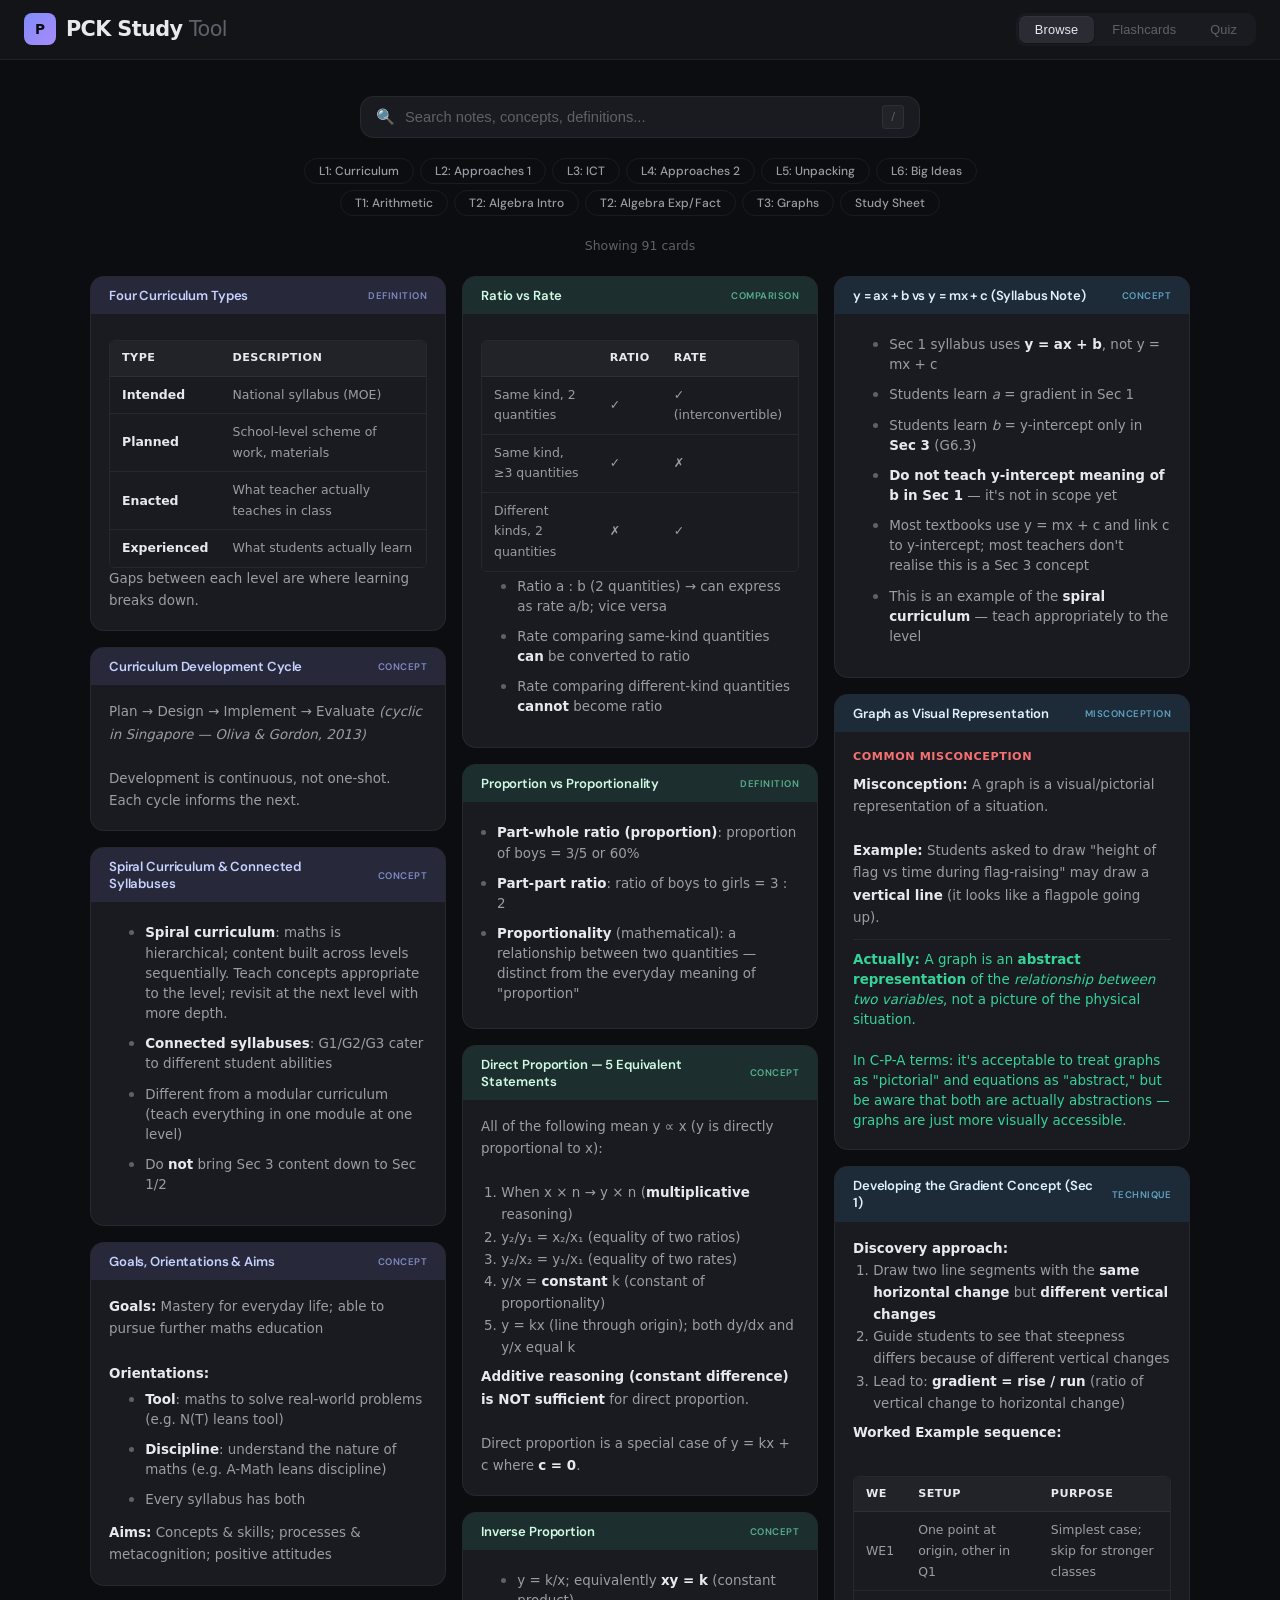
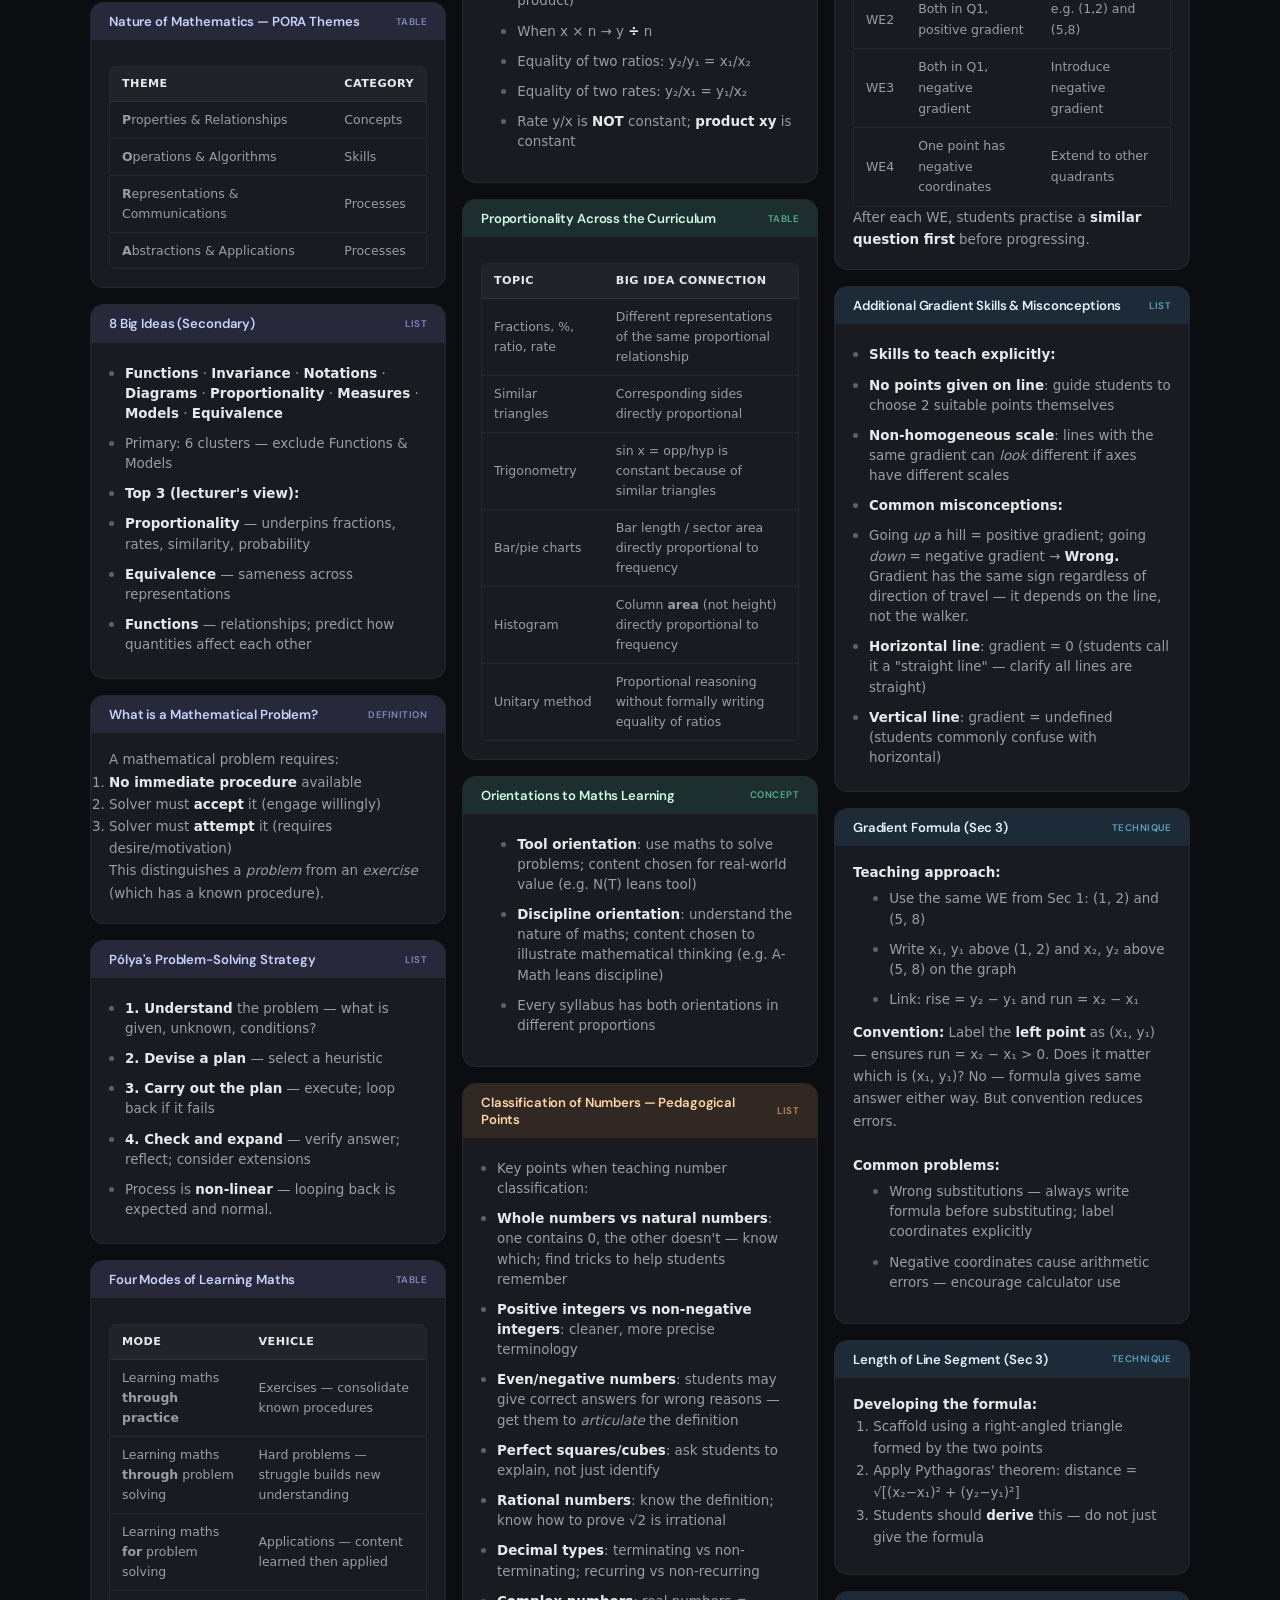
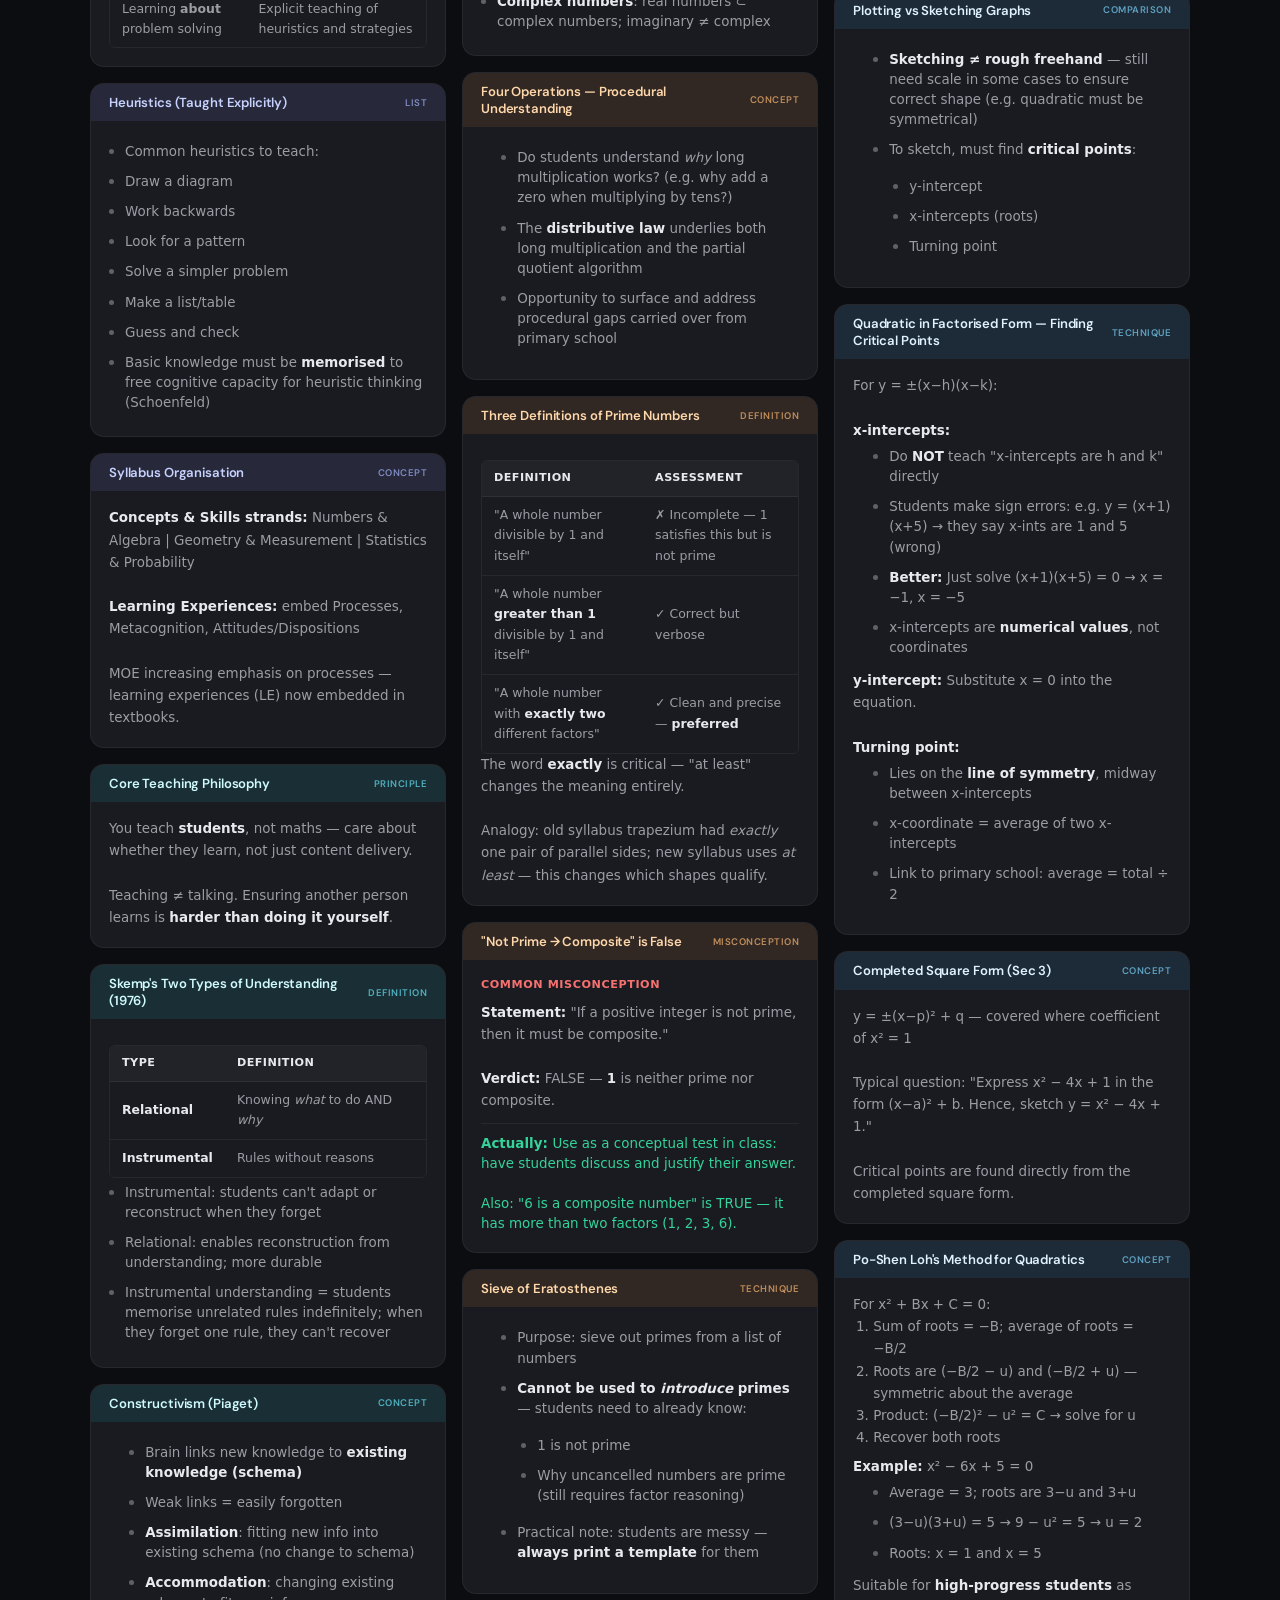
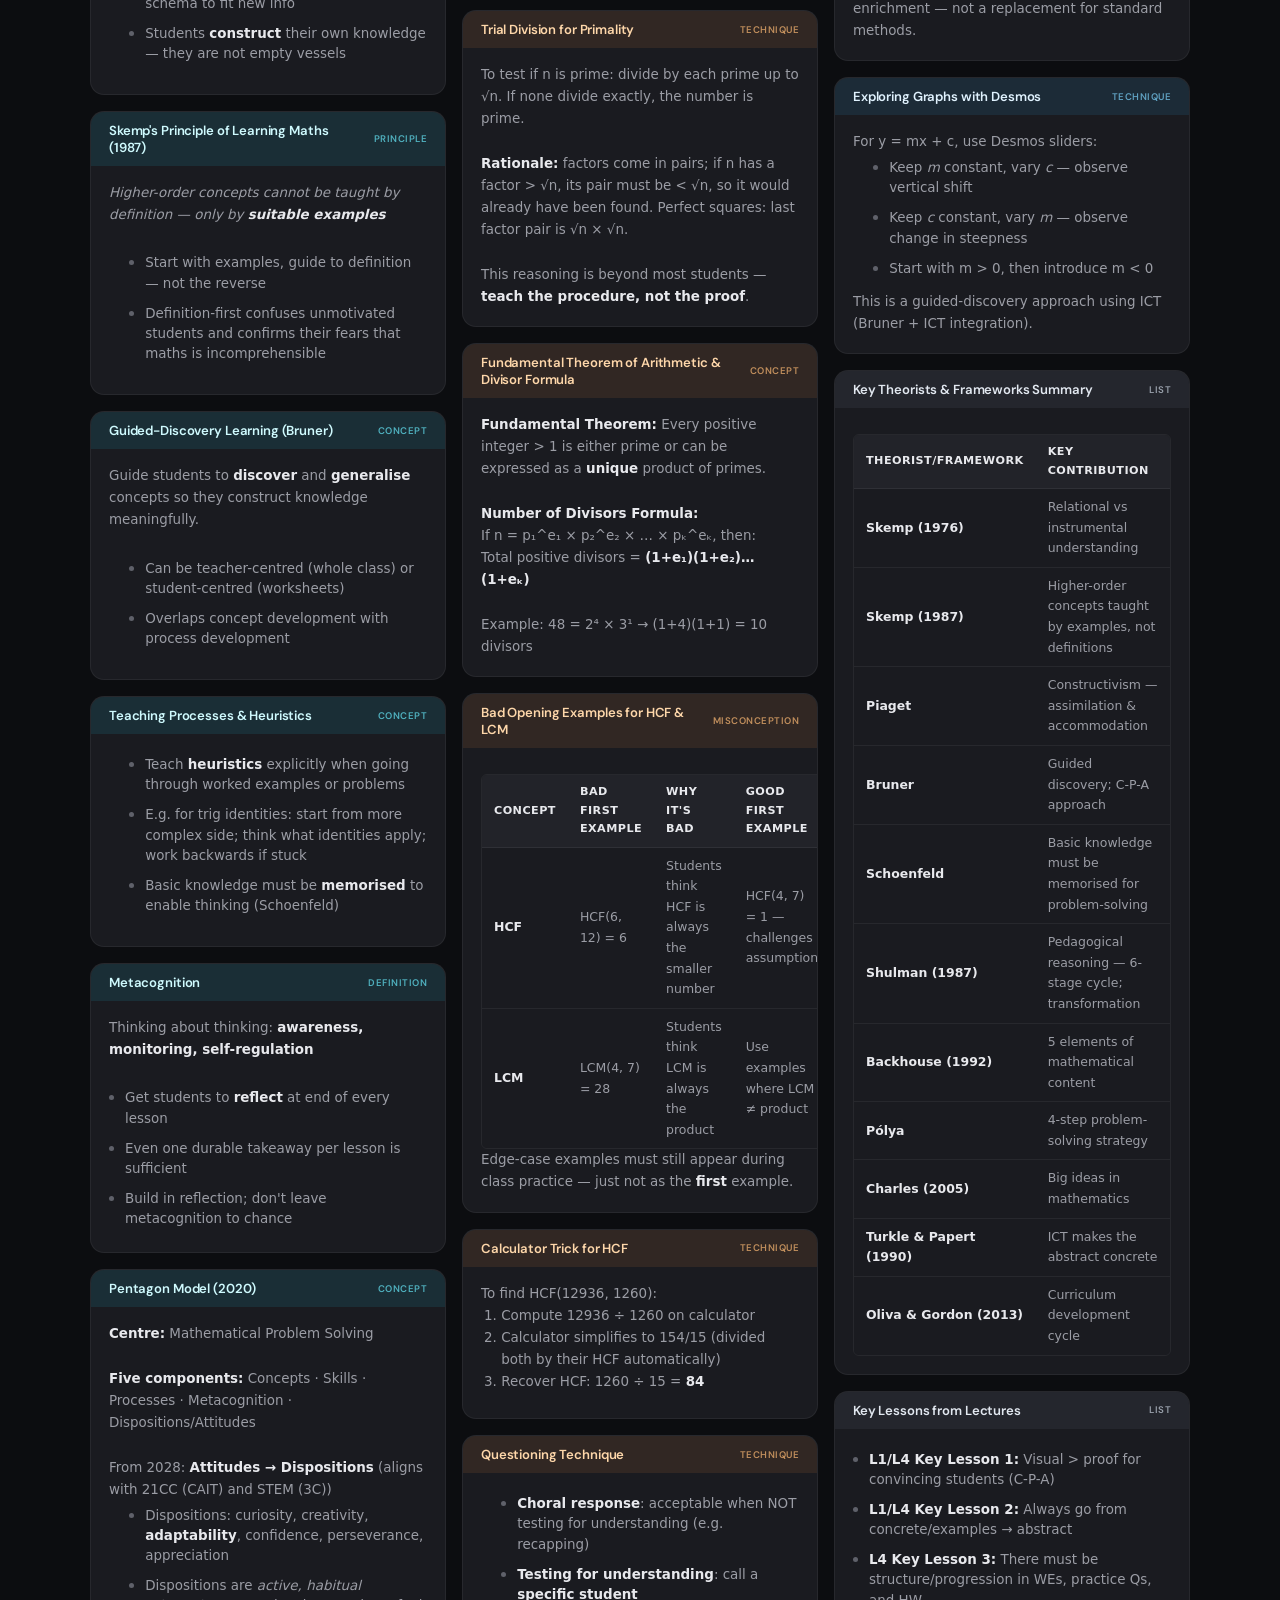
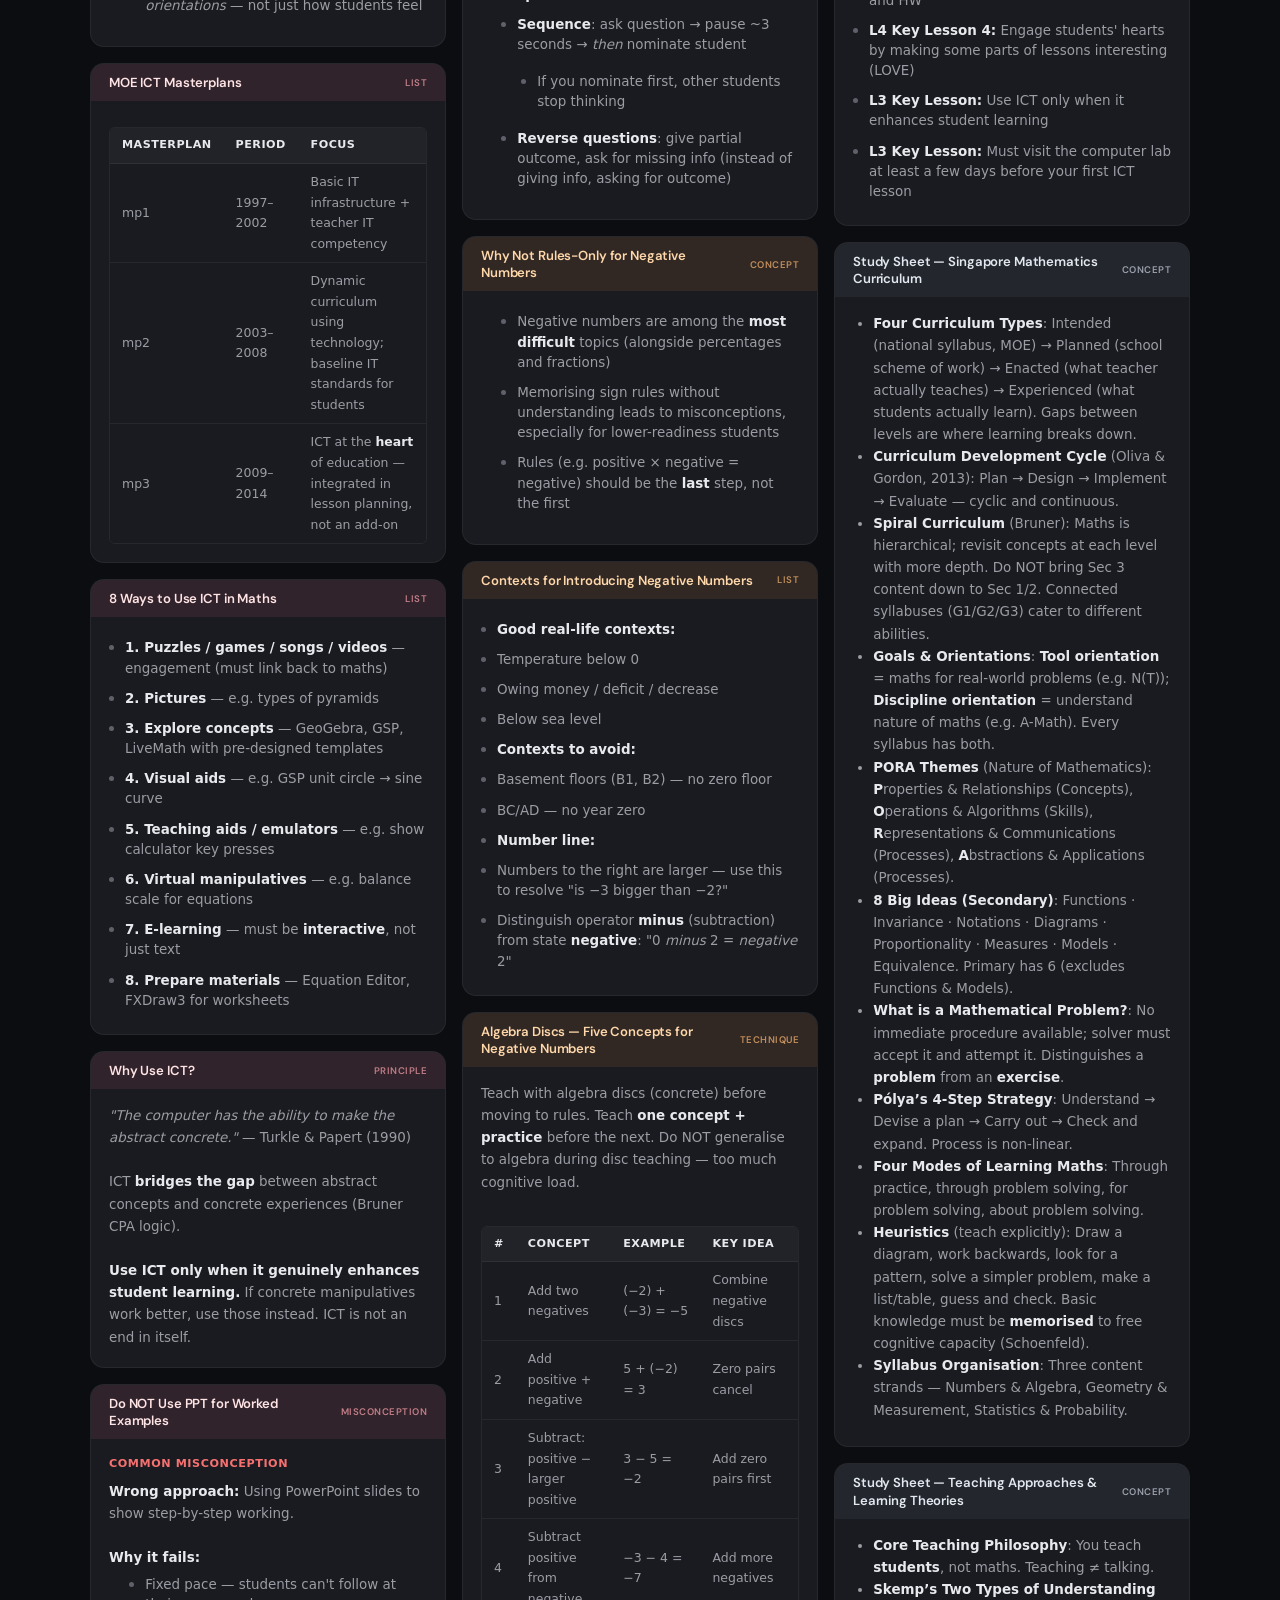
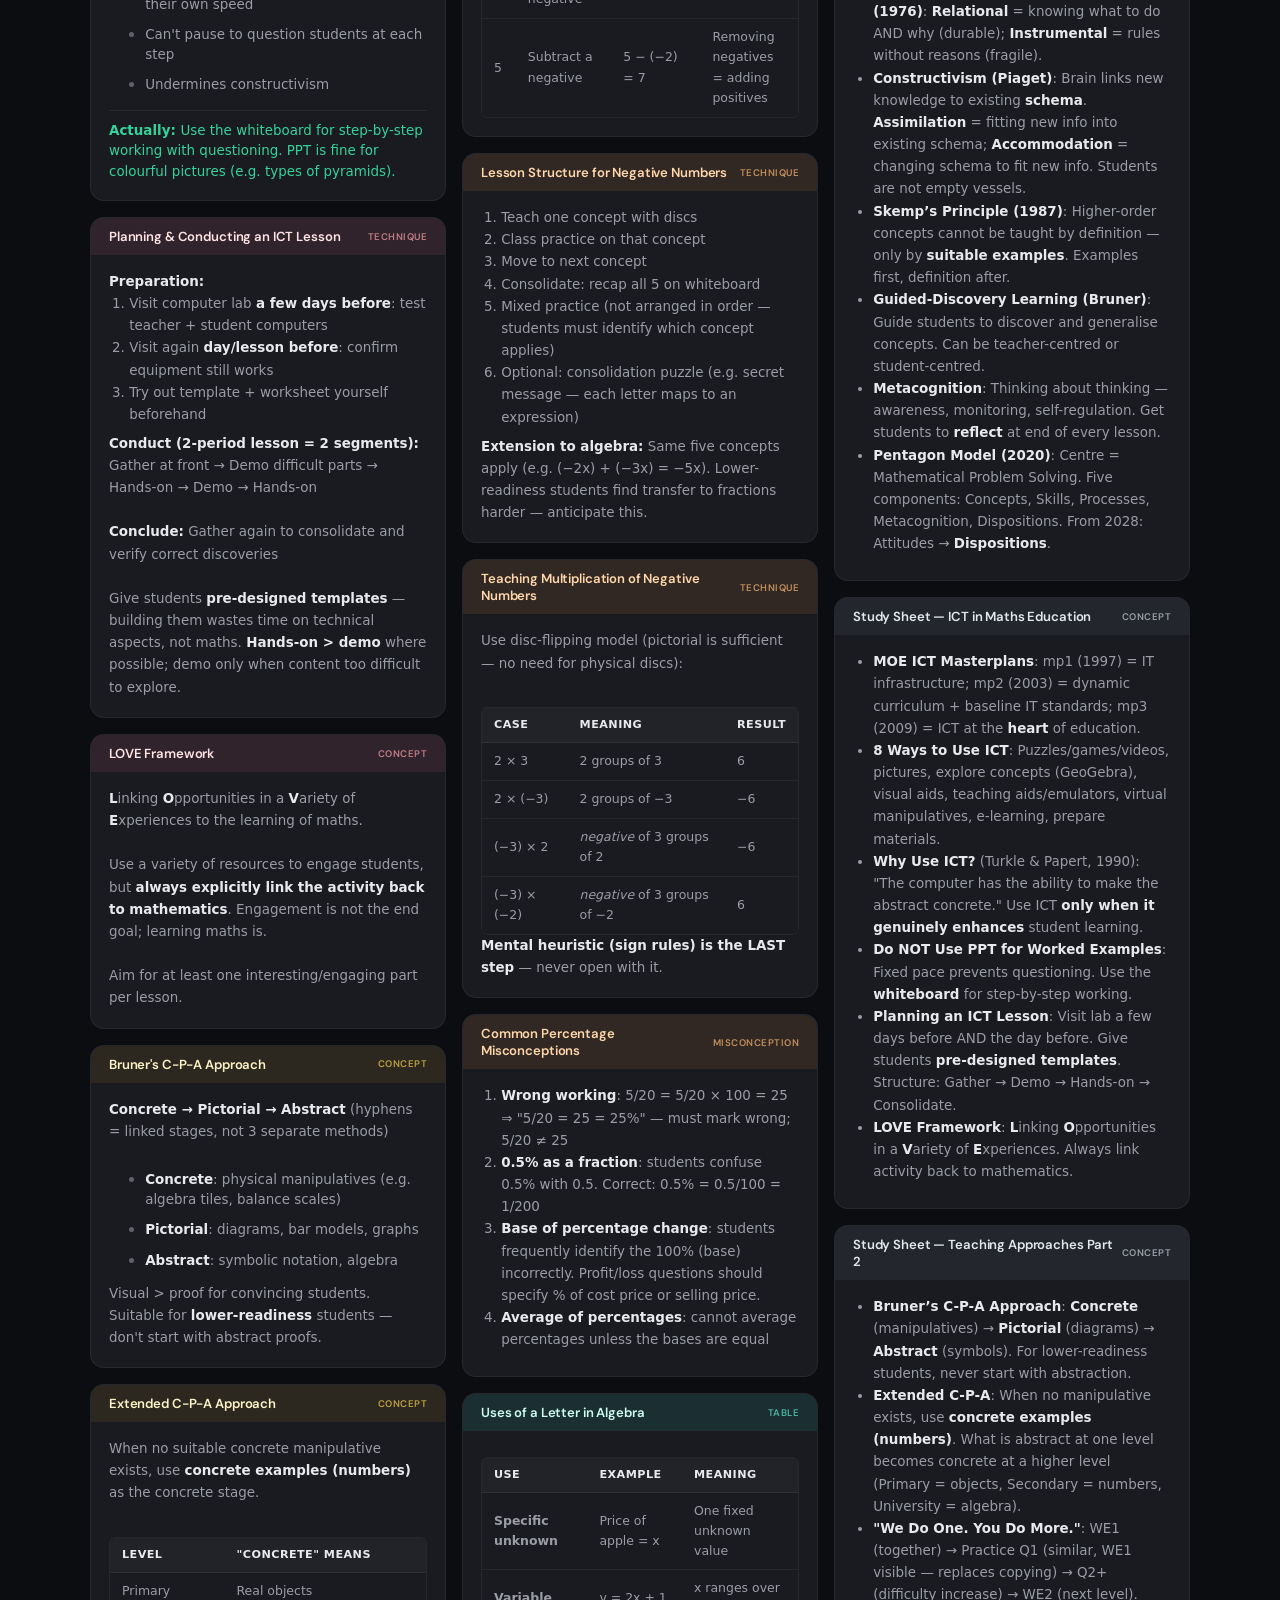
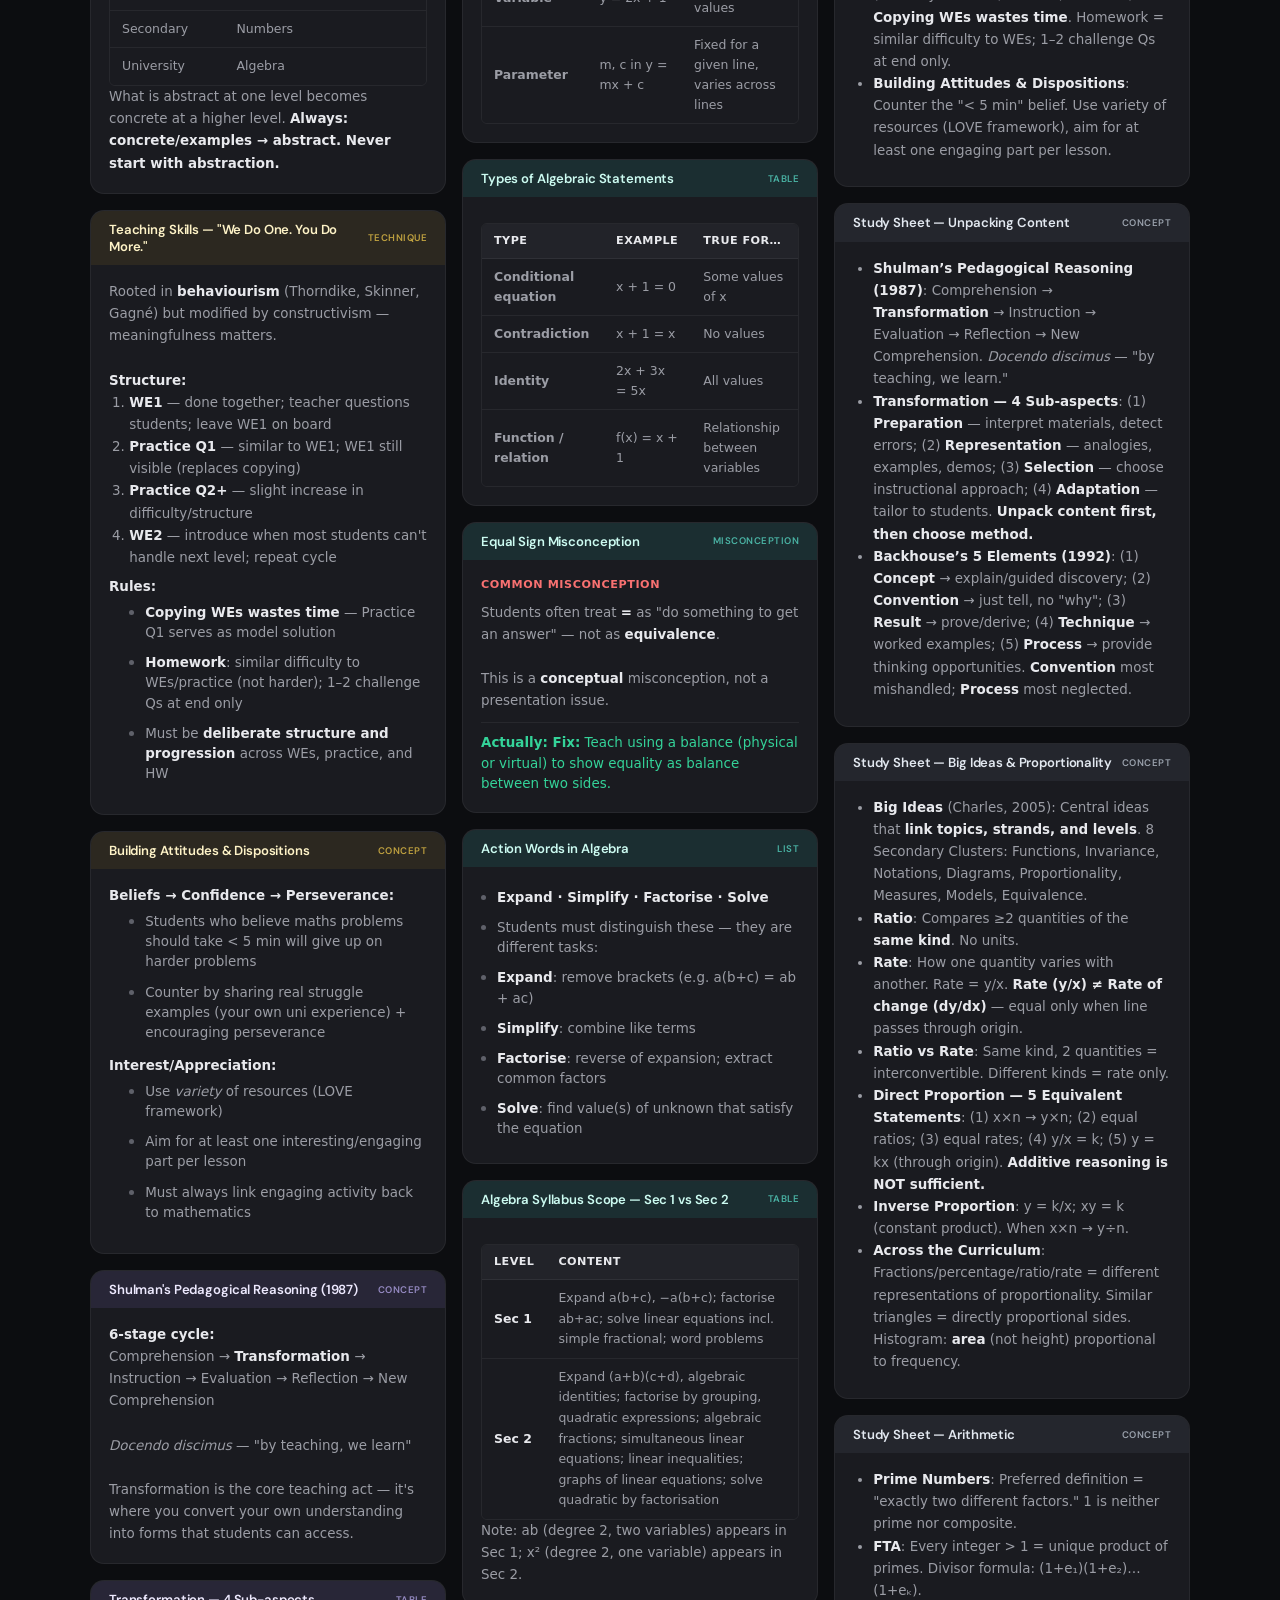
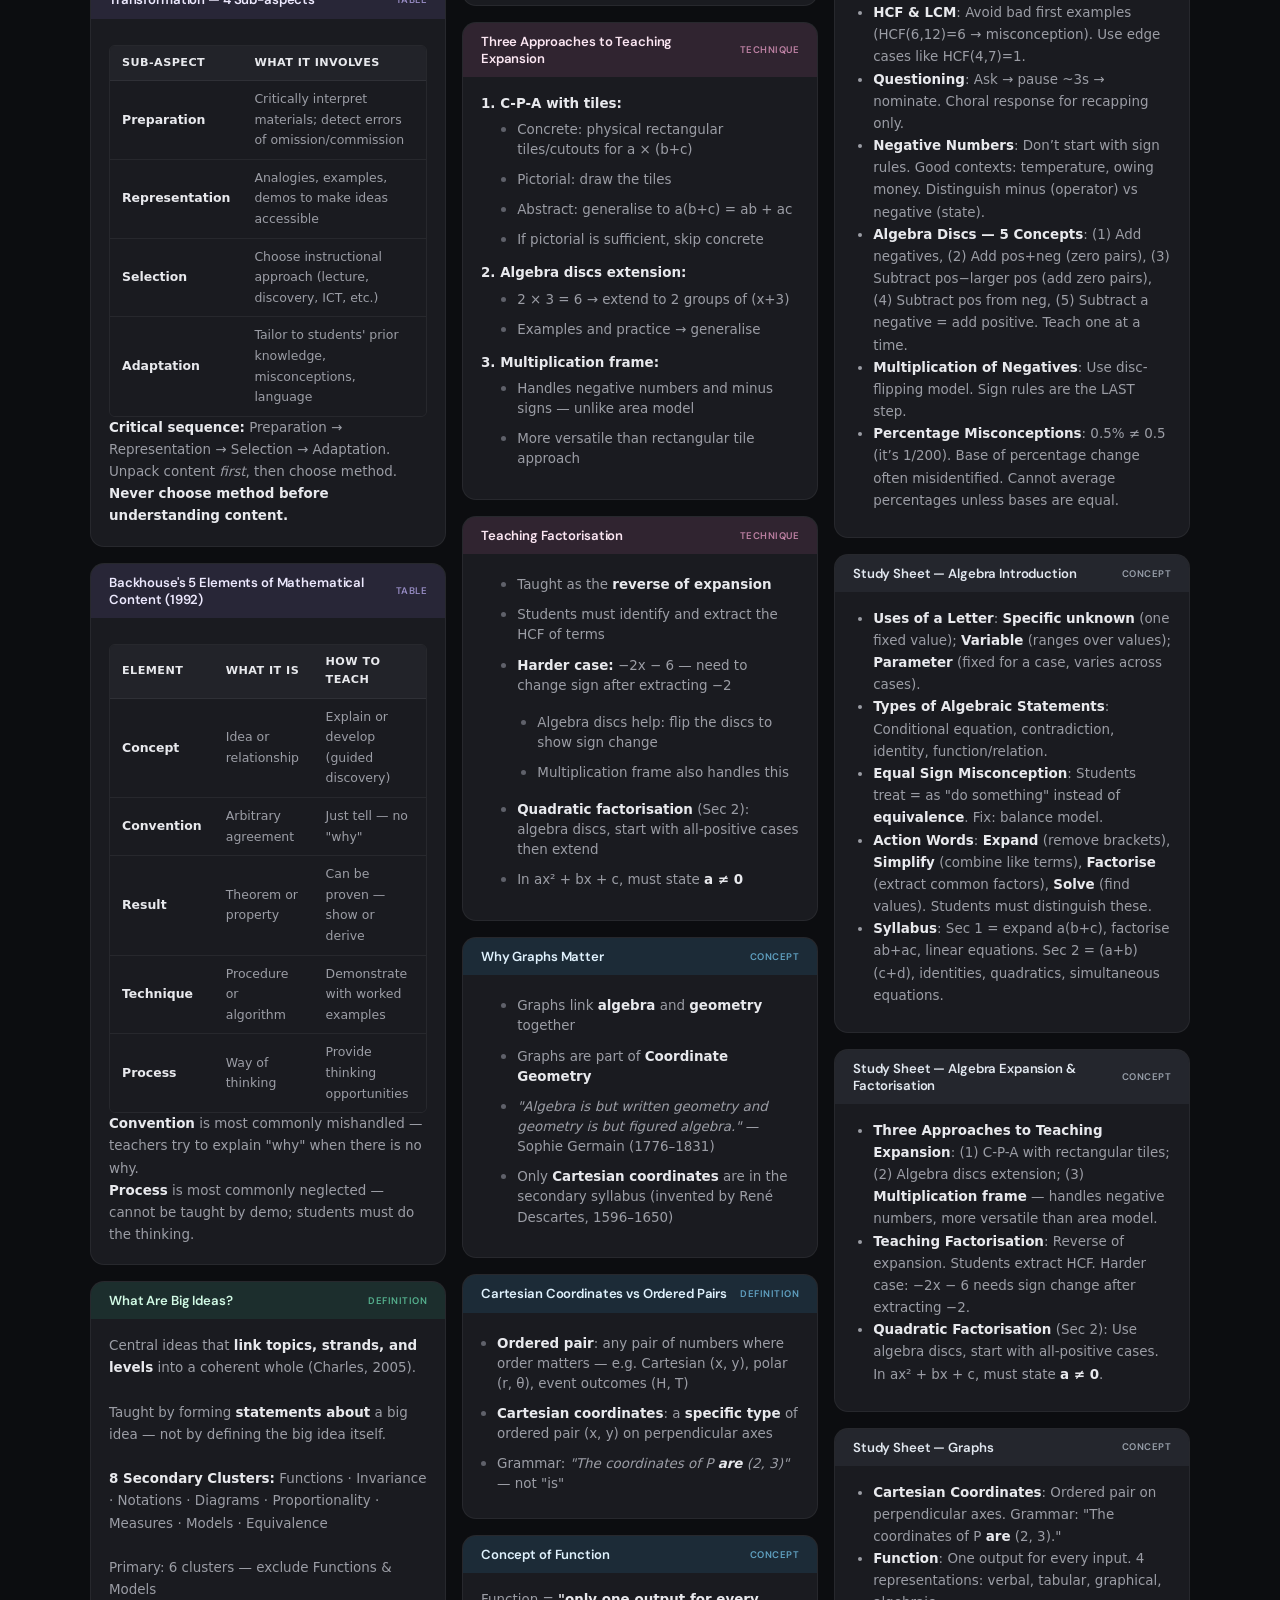
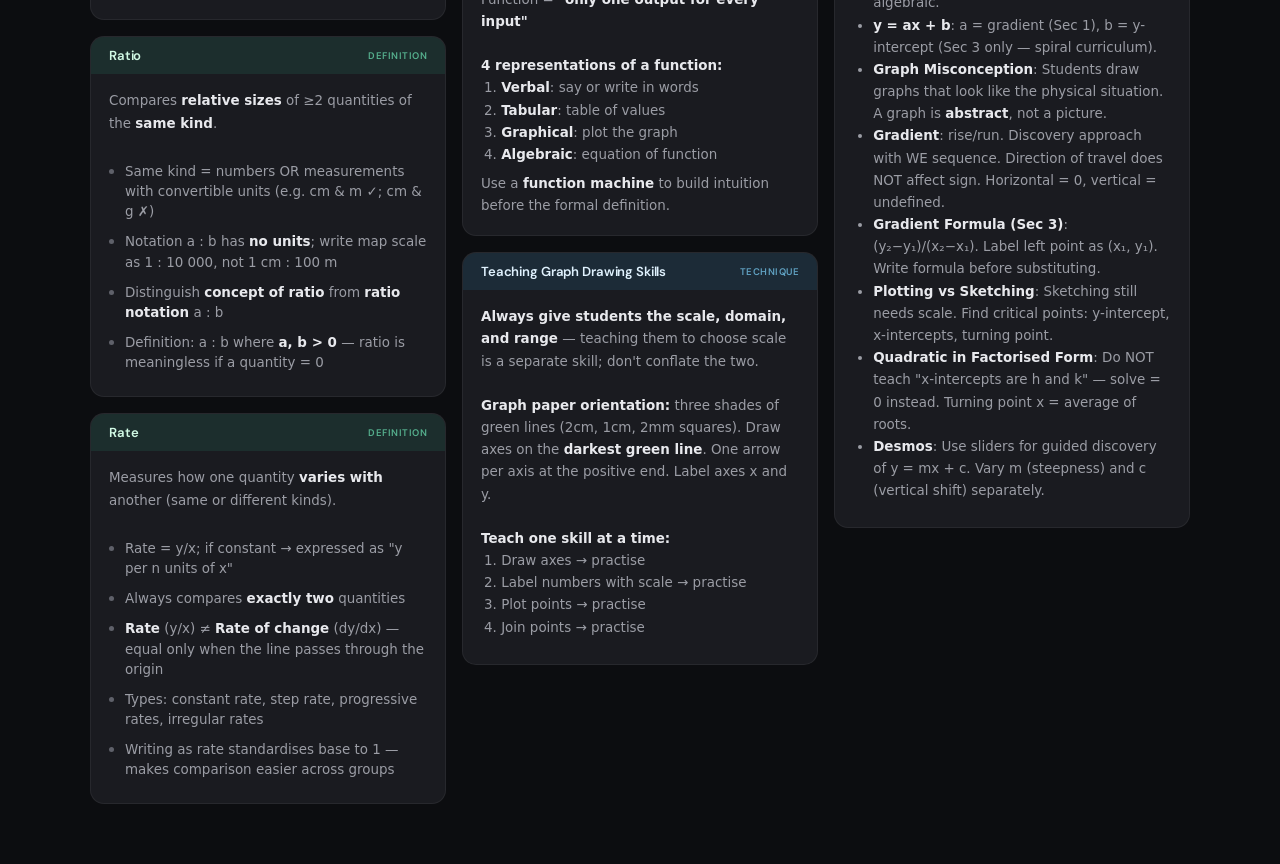
<file: index.html>
<!DOCTYPE html>
<html lang="en">
<head>
<meta charset="UTF-8">
<meta name="viewport" content="width=device-width, initial-scale=1.0">
<title>PCK Study Tool</title>
<link rel="preconnect" href="https://fonts.googleapis.com">
<link href="https://fonts.googleapis.com/css2?family=DM+Sans:opsz,wght@9..40,400;9..40,500;9..40,600&display=swap" rel="stylesheet">
<link rel="stylesheet" href="css/style.css">
</head>
<body>

<!-- NAV BAR -->
<nav class="nav">
  <div class="nav-title">
    <div class="logo-mark">P</div>
    <div class="title-text">PCK Study <span>Tool</span></div>
  </div>
  <div class="nav-tabs">
    <button class="nav-tab active" data-mode="browse">Browse</button>
    <button class="nav-tab" data-mode="flashcards">Flashcards</button>
    <button class="nav-tab" data-mode="quiz">Quiz</button>
  </div>
</nav>

<!-- MODE 1: BROWSE — Card Wall -->
<div id="mode-browse" class="browse active">
  <div class="search-wrap">
    <span class="search-icon">&#x1F50D;</span>
    <input type="text" class="search-input" id="browse-search" placeholder="Search notes, concepts, definitions...">
    <span class="search-hint">/</span>
  </div>

  <!-- Chapter tags -->
  <div class="tag-bar" id="chapter-tags"></div>

  <div class="results-count" id="results-count"></div>

  <div class="card-grid" id="card-grid"></div>
</div>

<!-- MODE 2: FLASHCARDS -->
<div id="mode-flashcards" class="flashcards">
  <div class="fc-header">
    <div class="fc-controls">
      <select id="fc-topic-filter">
        <option value="all">All Topics</option>
      </select>
      <span class="fc-counter" id="fc-counter"></span>
      <span class="fc-mastered" id="fc-mastered"></span>
    </div>
    <div class="fc-progress-bar"><div class="fc-progress-fill" id="fc-progress"></div></div>
  </div>

  <div class="fc-card" id="fc-card">
    <div class="fc-topic-tag" id="fc-topic-tag"></div>
    <div class="fc-front-text" id="fc-front"></div>
    <div class="fc-hint">click to flip</div>
    <div class="fc-back-text" id="fc-back"></div>
  </div>

  <div class="fc-rating" id="fc-rating">
    <button class="btn-rating rating-again" id="fc-again" data-tooltip="Show again in 2 cards">Again</button>
    <button class="btn-rating rating-hard" id="fc-hard" data-tooltip="Show again in 4 cards">Hard</button>
    <button class="btn-rating rating-good" id="fc-good" data-tooltip="Show again in 8 cards">Good</button>
    <button class="btn-rating rating-easy" id="fc-easy" data-tooltip="Show again in 16 cards · ×2 = mastered">Easy</button>
  </div>

  <div class="fc-nav">
    <button class="btn-ghost" id="fc-skip">Skip</button>
    <button class="btn-ghost" id="fc-reset">Reset</button>
  </div>
</div>

<!-- MODE 3: QUIZ -->
<div id="mode-quiz" class="quiz">
  <div class="quiz-header">
    <div class="quiz-controls">
      <select id="quiz-topic-filter">
        <option value="all">All Topics</option>
      </select>
      <span class="quiz-counter" id="quiz-counter"></span>
    </div>
    <div class="quiz-progress-bar"><div class="quiz-progress-fill" id="quiz-progress"></div></div>
  </div>

  <div id="quiz-area"></div>
</div>

<script src="js/notes-data.js"></script>
<script src="js/flashcard-data.js"></script>
<script src="js/quiz-data.js"></script>
<script src="js/app.js"></script>

</body>
</html>
</file>
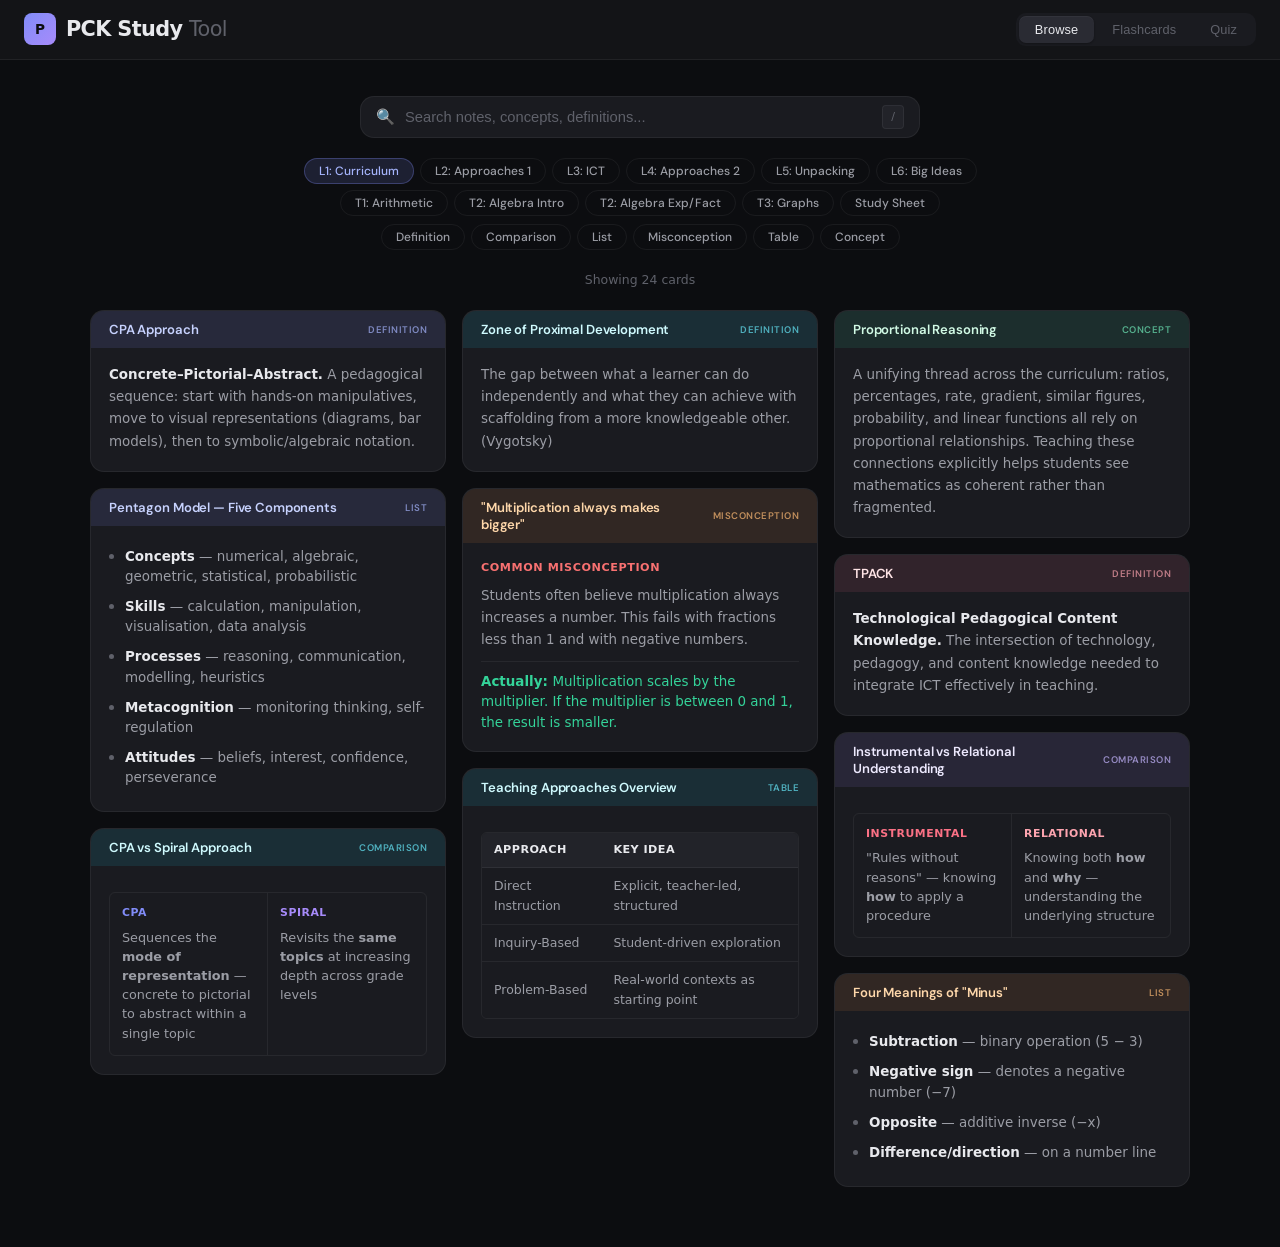
<file: design/mockup.html>
<!DOCTYPE html>
<html lang="en">
<head>
<meta charset="UTF-8">
<meta name="viewport" content="width=device-width, initial-scale=1.0">
<title>PCK Study Tool — Design Mockup</title>
<link rel="preconnect" href="https://fonts.googleapis.com">
<link href="https://fonts.googleapis.com/css2?family=DM+Sans:opsz,wght@9..40,400;9..40,500;9..40,600&display=swap" rel="stylesheet">
<style>
  :root {
    /* ── Surfaces (layered elevation) ── */
    --bg:            #0C0D10;
    --surface-0:     #131417;
    --surface-1:     #1A1B20;
    --surface-2:     #222329;
    --surface-3:     #2A2B33;

    /* ── Text ── */
    --text:          #E8E9ED;
    --text-secondary:#9B9DA5;
    --text-tertiary: #5F616A;

    /* ── Accent (soft indigo) ── */
    --accent:        #818CF8;
    --accent-dim:    rgba(129, 140, 248, 0.12);
    --accent-mid:    rgba(129, 140, 248, 0.25);
    --accent-glow:   rgba(129, 140, 248, 0.06);

    /* ── Semantic ── */
    --correct:       #34D399;
    --correct-dim:   rgba(52, 211, 153, 0.12);
    --wrong:         #F87171;
    --wrong-dim:     rgba(248, 113, 113, 0.12);
    --close:         #FBBF24;
    --close-dim:     rgba(251, 191, 36, 0.10);

    /* ── Borders ── */
    --border:        rgba(255, 255, 255, 0.06);
    --border-subtle: rgba(255, 255, 255, 0.04);

    /* ── Radius ── */
    --r-sm: 6px;
    --r-md: 10px;
    --r-lg: 14px;
  }

  * { margin: 0; padding: 0; box-sizing: border-box; }

  body {
    font-family: -apple-system, BlinkMacSystemFont, "Segoe UI", system-ui, sans-serif;
    font-size: 15px;
    line-height: 1.6;
    color: var(--text);
    background: var(--bg);
    -webkit-font-smoothing: antialiased;
    -moz-osx-font-smoothing: grayscale;
  }

  ::selection {
    background: var(--accent-mid);
    color: #fff;
  }

  /* ════════════════════════════════════════════ */
  /* NAV                                          */
  /* ════════════════════════════════════════════ */
  .nav {
    height: 60px;
    background: var(--surface-0);
    border-bottom: 1px solid var(--border);
    display: flex;
    align-items: center;
    justify-content: space-between;
    padding: 0 24px;
    position: sticky;
    top: 0;
    z-index: 100;
    backdrop-filter: blur(12px);
    -webkit-backdrop-filter: blur(12px);
  }
  .nav-title {
    font-size: 1.3rem;
    font-weight: 700;
    color: var(--text);
    letter-spacing: -0.03em;
    display: flex;
    align-items: center;
    gap: 10px;
  }
  .nav-title .logo-mark {
    display: inline-flex;
    align-items: center;
    justify-content: center;
    width: 32px;
    height: 32px;
    background: linear-gradient(135deg, var(--accent), #A78BFA);
    border-radius: 8px;
    font-size: 0.85rem;
    font-weight: 700;
    color: #0C0D10;
    letter-spacing: 0;
    flex-shrink: 0;
  }
  .nav-title .title-text {
    color: var(--text);
  }
  .nav-title .title-text span {
    color: var(--text-tertiary);
    font-weight: 500;
  }
  .nav-tabs {
    display: flex;
    gap: 2px;
    background: var(--surface-1);
    border-radius: var(--r-md);
    padding: 3px;
  }
  .nav-tab {
    background: none;
    border: none;
    padding: 6px 16px;
    font-size: 0.8rem;
    font-weight: 500;
    color: var(--text-tertiary);
    cursor: pointer;
    border-radius: 7px;
    transition: all 0.2s ease;
    letter-spacing: 0.01em;
  }
  .nav-tab:hover {
    color: var(--text-secondary);
    background: var(--surface-2);
  }
  .nav-tab.active {
    color: var(--text);
    background: var(--surface-3);
    box-shadow: 0 1px 2px rgba(0,0,0,0.3), inset 0 1px 0 rgba(255,255,255,0.04);
  }

  /* ════════════════════════════════════════════ */
  /* BROWSE — Card Wall                           */
  /* ════════════════════════════════════════════ */
  .browse {
    display: none;
    flex-direction: column;
    align-items: center;
    min-height: calc(100vh - 60px);
    overflow-y: auto;
    padding: 36px 24px 60px;
  }
  .browse.active { display: flex; }

  /* Search */
  .search-wrap {
    width: 100%;
    max-width: 560px;
    position: relative;
    margin-bottom: 20px;
  }
  .search-icon {
    position: absolute;
    left: 16px;
    top: 50%;
    transform: translateY(-50%);
    color: var(--text-tertiary);
    pointer-events: none;
    font-size: 0.95rem;
  }
  .search-input {
    width: 100%;
    padding: 12px 16px 12px 44px;
    background: var(--surface-1);
    border: 1px solid var(--border);
    border-radius: 14px;
    font-size: 0.92rem;
    color: var(--text);
    transition: border-color 0.2s, box-shadow 0.2s;
  }
  .search-input::placeholder { color: var(--text-tertiary); }
  .search-input:focus {
    outline: none;
    border-color: var(--accent-mid);
    box-shadow: 0 0 0 3px var(--accent-dim), 0 4px 24px rgba(0,0,0,0.2);
  }
  .search-hint {
    position: absolute;
    right: 16px;
    top: 50%;
    transform: translateY(-50%);
    font-size: 0.7rem;
    color: var(--text-tertiary);
    background: var(--surface-2);
    padding: 2px 8px;
    border-radius: 4px;
    border: 1px solid var(--border);
    pointer-events: none;
  }

  /* Tag filters */
  .tag-bar {
    display: flex;
    gap: 6px;
    flex-wrap: wrap;
    justify-content: center;
    max-width: 700px;
    margin-bottom: 8px;
  }
  .tag-pill {
    padding: 4px 14px;
    border-radius: 20px;
    font-family: 'DM Sans', sans-serif;
    font-size: 0.75rem;
    font-weight: 500;
    cursor: pointer;
    transition: all 0.15s;
    border: 1px solid var(--border);
    background: transparent;
    color: var(--text-secondary);
  }
  .tag-pill:hover {
    border-color: rgba(255,255,255,0.12);
    background: var(--surface-2);
    color: var(--text);
  }
  .tag-pill.active {
    border-color: transparent;
  }
  /* Topic tag colors */
  .tag-pill[data-color="indigo"].active  { background: rgba(129,140,248,0.15); color: #A5B4FC; border-color: rgba(129,140,248,0.3); }
  .tag-pill[data-color="cyan"].active    { background: rgba(34,211,238,0.12);  color: #67E8F9; border-color: rgba(34,211,238,0.3); }
  .tag-pill[data-color="amber"].active   { background: rgba(251,191,36,0.1);   color: #FCD34D; border-color: rgba(251,191,36,0.3); }
  .tag-pill[data-color="rose"].active    { background: rgba(251,113,133,0.12); color: #FDA4AF; border-color: rgba(251,113,133,0.3); }
  .tag-pill[data-color="emerald"].active { background: rgba(52,211,153,0.12);  color: #6EE7B7; border-color: rgba(52,211,153,0.3); }
  .tag-pill[data-color="violet"].active  { background: rgba(167,139,250,0.12); color: #C4B5FD; border-color: rgba(167,139,250,0.3); }
  .tag-pill[data-color="orange"].active  { background: rgba(251,146,60,0.12);  color: #FDBA74; border-color: rgba(251,146,60,0.3); }
  .tag-pill[data-color="teal"].active    { background: rgba(45,212,191,0.12);  color: #5EEAD4; border-color: rgba(45,212,191,0.3); }
  .tag-pill[data-color="pink"].active    { background: rgba(244,114,182,0.12); color: #F9A8D4; border-color: rgba(244,114,182,0.3); }
  .tag-pill[data-color="sky"].active     { background: rgba(56,189,248,0.12);  color: #7DD3FC; border-color: rgba(56,189,248,0.3); }
  .tag-pill[data-color="slate"].active   { background: rgba(148,163,184,0.12); color: #CBD5E1; border-color: rgba(148,163,184,0.3); }
  /* Type tag colors (neutral) */
  .tag-pill[data-type].active {
    background: var(--surface-3);
    color: var(--text);
    border-color: rgba(255,255,255,0.1);
  }

  .results-count {
    font-size: 0.78rem;
    color: var(--text-tertiary);
    margin: 12px 0 20px;
    text-align: center;
  }

  /* Card grid — masonry bento (uniform width, variable height) */
  .card-grid {
    columns: 2;
    column-gap: 16px;
    width: 100%;
    max-width: 900px;
  }
  .card-grid .browse-card {
    break-inside: avoid;
    margin-bottom: 16px;
  }

  @media (max-width: 640px) {
    .card-grid { columns: 1; }
  }
  @media (min-width: 1100px) {
    .card-grid { columns: 3; max-width: 1100px; }
  }

  /* Base card */
  .browse-card {
    background: var(--surface-1);
    border: 1px solid var(--border);
    border-radius: 14px;
    overflow: hidden;
    transition: all 0.2s ease;
    cursor: default;
  }
  .browse-card:hover {
    border-color: rgba(255,255,255,0.1);
    box-shadow: 0 4px 20px rgba(0,0,0,0.25);
    transform: translateY(-2px);
  }

  /* Colored title bar */
  .card-header {
    display: flex;
    align-items: center;
    justify-content: space-between;
    gap: 8px;
    padding: 10px 18px;
  }
  .card-header-title {
    font-family: 'DM Sans', sans-serif;
    font-size: 0.82rem;
    font-weight: 600;
    line-height: 1.3;
    letter-spacing: -0.01em;
  }
  .card-header-type {
    font-family: 'DM Sans', sans-serif;
    font-size: 0.6rem;
    font-weight: 600;
    text-transform: uppercase;
    letter-spacing: 0.05em;
    white-space: nowrap;
    opacity: 0.7;
  }

  /* Topic header colors */
  .card-header.hdr-indigo  { background: rgba(129,140,248,0.12); }
  .card-header.hdr-indigo .card-header-title  { color: #C7D2FE; }
  .card-header.hdr-indigo .card-header-type   { color: #A5B4FC; }

  .card-header.hdr-cyan    { background: rgba(34,211,238,0.10); }
  .card-header.hdr-cyan .card-header-title    { color: #CFFAFE; }
  .card-header.hdr-cyan .card-header-type     { color: #67E8F9; }

  .card-header.hdr-amber   { background: rgba(251,191,36,0.08); }
  .card-header.hdr-amber .card-header-title   { color: #FEF3C7; }
  .card-header.hdr-amber .card-header-type    { color: #FCD34D; }

  .card-header.hdr-rose    { background: rgba(251,113,133,0.10); }
  .card-header.hdr-rose .card-header-title    { color: #FFE4E6; }
  .card-header.hdr-rose .card-header-type     { color: #FDA4AF; }

  .card-header.hdr-emerald { background: rgba(52,211,153,0.10); }
  .card-header.hdr-emerald .card-header-title { color: #D1FAE5; }
  .card-header.hdr-emerald .card-header-type  { color: #6EE7B7; }

  .card-header.hdr-violet  { background: rgba(167,139,250,0.10); }
  .card-header.hdr-violet .card-header-title  { color: #EDE9FE; }
  .card-header.hdr-violet .card-header-type   { color: #C4B5FD; }

  .card-header.hdr-orange  { background: rgba(251,146,60,0.10); }
  .card-header.hdr-orange .card-header-title  { color: #FED7AA; }
  .card-header.hdr-orange .card-header-type   { color: #FDBA74; }

  .card-header.hdr-teal    { background: rgba(45,212,191,0.10); }
  .card-header.hdr-teal .card-header-title    { color: #CCFBF1; }
  .card-header.hdr-teal .card-header-type     { color: #5EEAD4; }

  .card-header.hdr-pink    { background: rgba(244,114,182,0.10); }
  .card-header.hdr-pink .card-header-title    { color: #FCE7F3; }
  .card-header.hdr-pink .card-header-type     { color: #F9A8D4; }

  .card-header.hdr-sky     { background: rgba(56,189,248,0.10); }
  .card-header.hdr-sky .card-header-title     { color: #E0F2FE; }
  .card-header.hdr-sky .card-header-type      { color: #7DD3FC; }

  .card-header.hdr-slate   { background: rgba(148,163,184,0.08); }
  .card-header.hdr-slate .card-header-title   { color: #E2E8F0; }
  .card-header.hdr-slate .card-header-type    { color: #CBD5E1; }

  /* Card body area */
  .card-content {
    padding: 16px 18px 18px;
  }

  /* Card body text */
  .card-body {
    font-size: 0.84rem;
    color: var(--text-secondary);
    line-height: 1.65;
  }
  .card-body strong { color: var(--text); }

  /* ── Card type: Definition ── */
  .card-term {
    font-size: 0.84rem;
    color: var(--text-secondary);
    line-height: 1.65;
  }
  .card-term strong { color: var(--text); }

  /* ── Card type: Comparison ── */
  .card-comparison {
    display: grid;
    grid-template-columns: 1fr 1fr;
    gap: 0;
    margin-top: 10px;
    border: 1px solid var(--border);
    border-radius: var(--r-sm);
    overflow: hidden;
  }
  .card-compare-col {
    padding: 12px;
    font-size: 0.8rem;
    color: var(--text-secondary);
    line-height: 1.5;
  }
  .card-compare-col:first-child {
    border-right: 1px solid var(--border);
  }
  .card-compare-label {
    font-size: 0.68rem;
    font-weight: 600;
    text-transform: uppercase;
    letter-spacing: 0.05em;
    margin-bottom: 6px;
  }

  /* ── Card type: List ── */
  .card-list {
    list-style: none;
    margin: 0;
    padding: 0;
  }
  .card-list li {
    font-size: 0.84rem;
    color: var(--text-secondary);
    line-height: 1.5;
    padding: 5px 0 5px 16px;
    position: relative;
  }
  .card-list li::before {
    content: '';
    position: absolute;
    left: 0;
    top: 12px;
    width: 5px;
    height: 5px;
    border-radius: 50%;
    background: var(--text-tertiary);
  }
  .card-list li strong { color: var(--text); }

  /* ── Card type: Table ── */
  .card-table {
    width: 100%;
    border-collapse: separate;
    border-spacing: 0;
    border: 1px solid var(--border);
    border-radius: var(--r-sm);
    overflow: hidden;
    margin-top: 10px;
  }
  .card-table th, .card-table td {
    padding: 8px 12px;
    font-size: 0.78rem;
    text-align: left;
    border-bottom: 1px solid var(--border);
  }
  .card-table th {
    background: var(--surface-2);
    color: var(--text);
    font-weight: 600;
    font-size: 0.7rem;
    text-transform: uppercase;
    letter-spacing: 0.04em;
  }
  .card-table td {
    color: var(--text-secondary);
    background: var(--surface-1);
  }
  .card-table tr:last-child td { border-bottom: none; }

  /* ── Card type: Misconception ── */
  .card-misconception-label {
    font-size: 0.7rem;
    font-weight: 600;
    text-transform: uppercase;
    letter-spacing: 0.05em;
    color: var(--wrong);
    margin-bottom: 8px;
  }
  .card-correction {
    margin-top: 10px;
    padding-top: 10px;
    border-top: 1px solid var(--border);
    font-size: 0.84rem;
    color: var(--correct);
    line-height: 1.5;
  }
  .card-correction::before {
    content: 'Actually: ';
    font-weight: 600;
  }

  /* ── Card type: Key Distinction ── */

  @media (max-width: 640px) {
    .card-comparison { grid-template-columns: 1fr; }
    .card-compare-col:first-child { border-right: none; border-bottom: 1px solid var(--border); }
  }

  /* ════════════════════════════════════════════ */
  /* FLASHCARDS                                   */
  /* ════════════════════════════════════════════ */
  .flashcards {
    display: none;
    flex-direction: column;
    align-items: center;
    padding: 48px 24px;
    min-height: calc(100vh - 60px);
    background: radial-gradient(ellipse 80% 50% at 50% -10%, rgba(129, 140, 248, 0.06), transparent);
  }
  .flashcards.active { display: flex; }

  .fc-header {
    width: 100%;
    max-width: 520px;
    margin-bottom: 32px;
  }
  .fc-controls {
    display: flex;
    align-items: center;
    justify-content: space-between;
    width: 100%;
    gap: 12px;
    margin-bottom: 12px;
  }
  .fc-progress-bar {
    width: 100%;
    height: 3px;
    background: var(--surface-2);
    border-radius: 3px;
    overflow: hidden;
  }
  .fc-progress-fill {
    height: 100%;
    width: 35%;
    background: linear-gradient(90deg, var(--accent), #A78BFA);
    border-radius: 3px;
    transition: width 0.3s ease;
  }

  /* Shared form controls */
  select, .quiz-sa-input {
    appearance: none;
    -webkit-appearance: none;
    padding: 7px 32px 7px 12px;
    border: 1px solid var(--border);
    border-radius: var(--r-sm);
    font-size: 0.82rem;
    color: var(--text-secondary);
    background: var(--surface-1);
    background-image: url("data:image/svg+xml,%3Csvg width='10' height='6' viewBox='0 0 10 6' fill='none' xmlns='http://www.w3.org/2000/svg'%3E%3Cpath d='M1 1L5 5L9 1' stroke='%235F616A' stroke-width='1.5' stroke-linecap='round' stroke-linejoin='round'/%3E%3C/svg%3E");
    background-repeat: no-repeat;
    background-position: right 10px center;
    cursor: pointer;
    transition: border-color 0.15s;
  }
  select:hover, select:focus { border-color: var(--accent-mid); outline: none; }

  .fc-counter {
    font-size: 0.8rem;
    color: var(--text-tertiary);
    font-variant-numeric: tabular-nums;
  }

  .btn-ghost {
    background: transparent;
    color: var(--text-secondary);
    border: 1px solid var(--border);
    padding: 6px 16px;
    border-radius: 20px;
    font-size: 0.78rem;
    font-weight: 500;
    cursor: pointer;
    transition: all 0.15s;
  }
  .btn-ghost:hover {
    color: var(--text);
    border-color: rgba(255,255,255,0.12);
    background: var(--surface-2);
  }

  .fc-card {
    width: 100%;
    max-width: 520px;
    min-height: 280px;
    background: linear-gradient(145deg, var(--surface-1) 0%, var(--surface-2) 100%);
    border: 1px solid var(--border);
    border-radius: 18px;
    box-shadow:
      0 8px 32px rgba(0,0,0,0.35),
      0 0 0 1px rgba(255,255,255,0.03) inset;
    display: flex;
    flex-direction: column;
    align-items: center;
    justify-content: center;
    padding: 48px 36px;
    cursor: pointer;
    transition: all 0.25s ease;
    position: relative;
    overflow: hidden;
  }
  .fc-card::before {
    content: '';
    position: absolute;
    top: 0;
    left: 0;
    right: 0;
    height: 1px;
    background: linear-gradient(90deg, transparent, rgba(129, 140, 248, 0.3), transparent);
    opacity: 0;
    transition: opacity 0.25s;
  }
  .fc-card:hover::before { opacity: 1; }
  .fc-card:hover {
    border-color: rgba(129, 140, 248, 0.2);
    box-shadow:
      0 12px 48px rgba(0,0,0,0.4),
      0 0 80px rgba(129, 140, 248, 0.05),
      0 0 0 1px rgba(129, 140, 248, 0.08) inset;
    transform: translateY(-2px);
  }
  .fc-topic-tag {
    position: absolute;
    top: 18px;
    left: 24px;
    font-size: 0.65rem;
    font-weight: 600;
    text-transform: uppercase;
    letter-spacing: 0.06em;
    color: var(--accent);
    background: var(--accent-dim);
    padding: 3px 10px;
    border-radius: 20px;
  }
  .fc-front-text {
    font-size: 1.25rem;
    font-weight: 600;
    text-align: center;
    letter-spacing: -0.02em;
    line-height: 1.5;
    color: var(--text);
  }
  .fc-hint {
    font-size: 0.72rem;
    color: var(--text-tertiary);
    position: absolute;
    bottom: 20px;
    letter-spacing: 0.04em;
    text-transform: uppercase;
    font-weight: 500;
  }
  .fc-back-text {
    font-size: 0.92rem;
    text-align: left;
    line-height: 1.7;
    color: var(--text-secondary);
    display: none;
  }
  .fc-back-text strong { color: var(--text); }
  .fc-card.flipped .fc-front-text { display: none; }
  .fc-card.flipped .fc-hint { display: none; }
  .fc-card.flipped .fc-back-text { display: block; }
  .fc-card.flipped {
    background: linear-gradient(145deg, var(--surface-2) 0%, var(--surface-1) 100%);
  }
  .fc-card.flipped .fc-topic-tag {
    background: var(--surface-3);
    color: var(--text-secondary);
  }

  .fc-nav {
    display: flex;
    gap: 10px;
    margin-top: 32px;
    align-items: center;
  }
  .fc-nav-dot {
    width: 6px;
    height: 6px;
    border-radius: 50%;
    background: var(--surface-3);
  }

  .btn-primary {
    background: transparent;
    color: var(--accent);
    border: 1px solid var(--accent);
    padding: 9px 24px;
    border-radius: 20px;
    font-size: 0.82rem;
    font-weight: 600;
    cursor: pointer;
    transition: all 0.2s ease;
    letter-spacing: 0.01em;
    position: relative;
  }
  .btn-primary:hover {
    background: var(--accent-dim);
    box-shadow: 0 0 20px rgba(129, 140, 248, 0.15);
  }
  .btn-primary:active {
    transform: scale(0.97);
  }

  .btn-secondary {
    background: transparent;
    color: var(--text-secondary);
    border: 1px solid var(--border);
    padding: 9px 24px;
    border-radius: 20px;
    font-size: 0.82rem;
    font-weight: 500;
    cursor: pointer;
    transition: all 0.15s;
  }
  .btn-secondary:hover {
    color: var(--text);
    border-color: rgba(255,255,255,0.15);
    background: var(--surface-2);
  }

  /* Focus rings */
  .btn-primary:focus-visible, .btn-secondary:focus-visible,
  .btn-ghost:focus-visible, .nav-tab:focus-visible,
  .sidebar-item:focus-visible {
    outline: 2px solid var(--accent);
    outline-offset: 2px;
  }

  /* ════════════════════════════════════════════ */
  /* QUIZ                                         */
  /* ════════════════════════════════════════════ */
  .quiz {
    display: none;
    flex-direction: column;
    align-items: center;
    padding: 48px 24px;
    min-height: calc(100vh - 60px);
    background: radial-gradient(ellipse 80% 50% at 50% -10%, rgba(167, 139, 250, 0.05), transparent);
  }
  .quiz.active { display: flex; }

  .quiz-header {
    width: 100%;
    max-width: 620px;
    margin-bottom: 28px;
  }
  .quiz-controls {
    display: flex;
    align-items: center;
    justify-content: space-between;
    width: 100%;
    margin-bottom: 12px;
  }
  .quiz-counter {
    font-size: 0.8rem;
    color: var(--text-tertiary);
    font-variant-numeric: tabular-nums;
  }
  .quiz-progress-bar {
    width: 100%;
    height: 3px;
    background: var(--surface-2);
    border-radius: 3px;
    overflow: hidden;
  }
  .quiz-progress-fill {
    height: 100%;
    width: 30%;
    background: linear-gradient(90deg, #A78BFA, var(--accent));
    border-radius: 3px;
    transition: width 0.3s ease;
  }

  .quiz-card {
    width: 100%;
    max-width: 620px;
    background: linear-gradient(145deg, var(--surface-1) 0%, rgba(34, 35, 41, 0.6) 100%);
    border: 1px solid var(--border);
    border-radius: 18px;
    box-shadow: 0 8px 32px rgba(0,0,0,0.3);
    padding: 36px;
    position: relative;
    overflow: hidden;
  }
  .quiz-card::before {
    content: '';
    position: absolute;
    top: 0;
    left: 0;
    right: 0;
    height: 1px;
    background: linear-gradient(90deg, transparent, rgba(167, 139, 250, 0.25), transparent);
  }
  .quiz-q-number {
    font-size: 0.7rem;
    font-weight: 600;
    text-transform: uppercase;
    letter-spacing: 0.06em;
    color: var(--accent);
    margin-bottom: 12px;
  }
  .quiz-question {
    font-size: 1.1rem;
    font-weight: 600;
    margin-bottom: 28px;
    line-height: 1.6;
    letter-spacing: -0.02em;
    color: var(--text);
  }

  .quiz-option {
    display: flex;
    align-items: flex-start;
    gap: 14px;
    padding: 14px 18px;
    margin-bottom: 8px;
    border: 1px solid var(--border);
    border-radius: 12px;
    cursor: pointer;
    font-size: 0.88rem;
    color: var(--text-secondary);
    transition: all 0.2s ease;
    line-height: 1.5;
    background: rgba(255,255,255,0.01);
  }
  .quiz-option:hover {
    background: var(--surface-2);
    border-color: rgba(255,255,255,0.1);
    color: var(--text);
    transform: translateX(4px);
  }
  .quiz-option .opt-letter {
    font-size: 0.75rem;
    font-weight: 600;
    color: var(--text-tertiary);
    min-width: 20px;
    height: 20px;
    display: flex;
    align-items: center;
    justify-content: center;
    border: 1.5px solid var(--text-tertiary);
    border-radius: 5px;
    flex-shrink: 0;
    margin-top: 1px;
    transition: all 0.15s;
  }
  .quiz-option:hover .opt-letter {
    border-color: var(--accent);
    color: var(--accent);
  }
  .quiz-option input[type="radio"] {
    display: none;
  }

  .quiz-option.correct-answer {
    background: var(--correct-dim);
    border-color: rgba(52, 211, 153, 0.3);
    color: var(--correct);
  }
  .quiz-option.correct-answer .opt-letter {
    border-color: var(--correct);
    background: var(--correct);
    color: #0C0D10;
  }
  .quiz-option.wrong-answer {
    background: var(--wrong-dim);
    border-color: rgba(248, 113, 113, 0.3);
    color: var(--wrong);
  }
  .quiz-option.wrong-answer .opt-letter {
    border-color: var(--wrong);
    background: var(--wrong);
    color: #0C0D10;
  }
  .quiz-option.dimmed {
    opacity: 0.3;
    pointer-events: none;
  }

  /* Short answer input */
  .quiz-sa-input {
    width: 100%;
    max-width: 400px;
    padding: 10px 14px;
    background-image: none;
    font-size: 0.92rem;
    color: var(--text);
  }
  .quiz-sa-input:focus {
    border-color: var(--accent);
    box-shadow: 0 0 0 3px var(--accent-dim);
    outline: none;
  }
  .quiz-sa-input:disabled {
    background: var(--surface-2);
    color: var(--text-secondary);
  }
  .quiz-sa-row {
    display: flex;
    gap: 10px;
    align-items: center;
    margin-bottom: 8px;
  }

  .quiz-submit { margin-top: 20px; float: right; }

  /* Feedback panels */
  .feedback {
    margin-top: 20px;
    padding: 16px 20px;
    border-radius: 12px;
    font-size: 0.85rem;
    line-height: 1.6;
    color: var(--text-secondary);
  }
  .feedback-correct {
    border-left: 3px solid var(--correct);
    background: var(--correct-dim);
  }
  .feedback-wrong {
    border-left: 3px solid var(--wrong);
    background: var(--wrong-dim);
  }
  .feedback-close {
    border-left: 3px solid var(--close);
    background: var(--close-dim);
  }
  .feedback-label {
    font-weight: 600;
    margin-bottom: 4px;
    font-size: 0.88rem;
  }
  .feedback-correct .feedback-label { color: var(--correct); }
  .feedback-wrong .feedback-label { color: var(--wrong); }
  .feedback-close .feedback-label { color: var(--close); }

  .quiz-next { margin-top: 16px; float: right; }

  /* Score summary */
  .score-summary {
    text-align: center;
    padding: 56px 40px;
    width: 100%;
    max-width: 480px;
    background: linear-gradient(145deg, var(--surface-1) 0%, var(--surface-2) 100%);
    border: 1px solid var(--border);
    border-radius: 18px;
    box-shadow: 0 8px 32px rgba(0,0,0,0.3);
    position: relative;
    overflow: hidden;
  }
  .score-summary::before {
    content: '';
    position: absolute;
    top: 0;
    left: 0;
    right: 0;
    height: 1px;
    background: linear-gradient(90deg, transparent, rgba(129, 140, 248, 0.3), transparent);
  }
  .score-summary h2 {
    font-size: 0.85rem;
    font-weight: 500;
    margin-bottom: 20px;
    color: var(--text-tertiary);
    text-transform: uppercase;
    letter-spacing: 0.08em;
  }
  .score-big {
    font-size: 3.5rem;
    font-weight: 700;
    background: linear-gradient(135deg, var(--accent), #C4B5FD);
    -webkit-background-clip: text;
    -webkit-text-fill-color: transparent;
    background-clip: text;
    letter-spacing: -0.04em;
    line-height: 1;
  }
  .score-pct {
    font-size: 1.2rem;
    color: var(--text-tertiary);
    margin: 8px 0 36px;
    font-weight: 600;
  }
  .score-actions {
    display: flex;
    gap: 10px;
    justify-content: center;
  }

  /* ════════════════════════════════════════════ */
  /* MOBILE                                       */
  /* ════════════════════════════════════════════ */
  @media (max-width: 768px) {
    .nav { padding: 0 16px; }
    .nav-title { font-size: 1rem; }
    .nav-title .logo-mark { width: 26px; height: 26px; font-size: 0.75rem; border-radius: 6px; }
    .nav-tabs { padding: 2px; }
    .nav-tab { padding: 5px 10px; font-size: 0.75rem; }

    .sidebar { display: none; }
    .mobile-topic-select {
      display: block !important;
      width: 100%;
      padding: 10px 14px;
      margin-bottom: 20px;
    }
    .content { padding: 20px 16px; }

    .fc-card { min-height: 200px; padding: 28px 20px; }
    .fc-controls { flex-wrap: wrap; }
    .quiz-card { padding: 24px 20px; }
    .quiz-sa-input { max-width: 100%; }
  }
  @media (min-width: 769px) {
    .mobile-topic-select { display: none !important; }
  }

  /* ════════════════════════════════════════════ */
  /* MOCKUP ANNOTATIONS                           */
  /* ════════════════════════════════════════════ */
  .annotation {
    background: rgba(251, 191, 36, 0.08);
    border: 1px dashed rgba(251, 191, 36, 0.3);
    border-radius: var(--r-sm);
    padding: 10px 14px;
    font-size: 0.78rem;
    color: var(--close);
    margin: 16px 0;
  }
  .mode-label {
    text-align: center;
    font-size: 0.7rem;
    color: var(--text-tertiary);
    text-transform: uppercase;
    letter-spacing: 0.1em;
    padding: 28px 0 8px;
    border-top: 1px dashed var(--surface-3);
    margin-top: 40px;
    font-weight: 500;
  }
</style>
</head>
<body>

<!-- NAV BAR -->
<nav class="nav">
  <div class="nav-title">
    <div class="logo-mark">P</div>
    <div class="title-text">PCK Study <span>Tool</span></div>
  </div>
  <div class="nav-tabs">
    <button class="nav-tab active" onclick="showMode('browse')">Browse</button>
    <button class="nav-tab" onclick="showMode('flashcards')">Flashcards</button>
    <button class="nav-tab" onclick="showMode('quiz')">Quiz</button>
  </div>
</nav>

<!-- MODE 1: BROWSE — Card Wall -->
<div id="mode-browse" class="browse active">

  <!-- Search -->
  <div class="search-wrap">
    <span class="search-icon">&#x1F50D;</span>
    <input type="text" class="search-input" placeholder="Search notes, concepts, definitions...">
    <span class="search-hint">/</span>
  </div>

  <!-- Chapter tags -->
  <div class="tag-bar">
    <button class="tag-pill active" data-color="indigo">L1: Curriculum</button>
    <button class="tag-pill" data-color="cyan">L2: Approaches 1</button>
    <button class="tag-pill" data-color="rose">L3: ICT</button>
    <button class="tag-pill" data-color="amber">L4: Approaches 2</button>
    <button class="tag-pill" data-color="violet">L5: Unpacking</button>
    <button class="tag-pill" data-color="emerald">L6: Big Ideas</button>
    <button class="tag-pill" data-color="orange">T1: Arithmetic</button>
    <button class="tag-pill" data-color="teal">T2: Algebra Intro</button>
    <button class="tag-pill" data-color="pink">T2: Algebra Exp/Fact</button>
    <button class="tag-pill" data-color="sky">T3: Graphs</button>
    <button class="tag-pill" data-color="slate">Study Sheet</button>
  </div>
  <!-- Type tags -->
  <div class="tag-bar">
    <button class="tag-pill" data-type>Definition</button>
    <button class="tag-pill" data-type>Comparison</button>
    <button class="tag-pill" data-type>List</button>
    <button class="tag-pill" data-type>Misconception</button>
    <button class="tag-pill" data-type>Table</button>
    <button class="tag-pill" data-type>Concept</button>
  </div>

  <div class="results-count">Showing 24 cards</div>

  <!-- Card wall (masonry bento — chronological order, variable heights) -->
  <div class="card-grid">

    <!-- 1. Definition -->
    <div class="browse-card">
      <div class="card-header hdr-indigo">
        <span class="card-header-title">CPA Approach</span>
        <span class="card-header-type">Definition</span>
      </div>
      <div class="card-content">
        <div class="card-term">
          <strong>Concrete–Pictorial–Abstract.</strong> A pedagogical sequence: start with hands-on manipulatives, move to visual representations (diagrams, bar models), then to symbolic/algebraic notation.
        </div>
      </div>
    </div>

    <!-- 2. List (taller) -->
    <div class="browse-card">
      <div class="card-header hdr-indigo">
        <span class="card-header-title">Pentagon Model — Five Components</span>
        <span class="card-header-type">List</span>
      </div>
      <div class="card-content">
        <ul class="card-list">
          <li><strong>Concepts</strong> — numerical, algebraic, geometric, statistical, probabilistic</li>
          <li><strong>Skills</strong> — calculation, manipulation, visualisation, data analysis</li>
          <li><strong>Processes</strong> — reasoning, communication, modelling, heuristics</li>
          <li><strong>Metacognition</strong> — monitoring thinking, self-regulation</li>
          <li><strong>Attitudes</strong> — beliefs, interest, confidence, perseverance</li>
        </ul>
      </div>
    </div>

    <!-- 3. Comparison -->
    <div class="browse-card">
      <div class="card-header hdr-cyan">
        <span class="card-header-title">CPA vs Spiral Approach</span>
        <span class="card-header-type">Comparison</span>
      </div>
      <div class="card-content">
        <div class="card-comparison">
          <div class="card-compare-col">
            <div class="card-compare-label" style="color:#818CF8">CPA</div>
            Sequences the <strong>mode of representation</strong> — concrete to pictorial to abstract within a single topic
          </div>
          <div class="card-compare-col">
            <div class="card-compare-label" style="color:#A78BFA">Spiral</div>
            Revisits the <strong>same topics</strong> at increasing depth across grade levels
          </div>
        </div>
      </div>
    </div>

    <!-- 4. Definition (short) -->
    <div class="browse-card">
      <div class="card-header hdr-cyan">
        <span class="card-header-title">Zone of Proximal Development</span>
        <span class="card-header-type">Definition</span>
      </div>
      <div class="card-content">
        <div class="card-body">
          The gap between what a learner can do independently and what they can achieve with scaffolding from a more knowledgeable other. (Vygotsky)
        </div>
      </div>
    </div>

    <!-- 5. Misconception -->
    <div class="browse-card">
      <div class="card-header hdr-orange">
        <span class="card-header-title">"Multiplication always makes bigger"</span>
        <span class="card-header-type">Misconception</span>
      </div>
      <div class="card-content">
        <div class="card-misconception-label">Common Misconception</div>
        <div class="card-body">
          Students often believe multiplication always increases a number. This fails with fractions less than 1 and with negative numbers.
        </div>
        <div class="card-correction">
          Multiplication scales by the multiplier. If the multiplier is between 0 and 1, the result is smaller.
        </div>
      </div>
    </div>

    <!-- 6. Table -->
    <div class="browse-card">
      <div class="card-header hdr-cyan">
        <span class="card-header-title">Teaching Approaches Overview</span>
        <span class="card-header-type">Table</span>
      </div>
      <div class="card-content">
        <table class="card-table">
          <tr><th>Approach</th><th>Key Idea</th></tr>
          <tr><td>Direct Instruction</td><td>Explicit, teacher-led, structured</td></tr>
          <tr><td>Inquiry-Based</td><td>Student-driven exploration</td></tr>
          <tr><td>Problem-Based</td><td>Real-world contexts as starting point</td></tr>
        </table>
      </div>
    </div>

    <!-- 7. Concept -->
    <div class="browse-card">
      <div class="card-header hdr-emerald">
        <span class="card-header-title">Proportional Reasoning</span>
        <span class="card-header-type">Concept</span>
      </div>
      <div class="card-content">
        <div class="card-body">
          A unifying thread across the curriculum: ratios, percentages, rate, gradient, similar figures, probability, and linear functions all rely on proportional relationships. Teaching these connections explicitly helps students see mathematics as coherent rather than fragmented.
        </div>
      </div>
    </div>

    <!-- 8. Definition -->
    <div class="browse-card">
      <div class="card-header hdr-rose">
        <span class="card-header-title">TPACK</span>
        <span class="card-header-type">Definition</span>
      </div>
      <div class="card-content">
        <div class="card-body">
          <strong>Technological Pedagogical Content Knowledge.</strong> The intersection of technology, pedagogy, and content knowledge needed to integrate ICT effectively in teaching.
        </div>
      </div>
    </div>

    <!-- 9. Comparison -->
    <div class="browse-card">
      <div class="card-header hdr-violet">
        <span class="card-header-title">Instrumental vs Relational Understanding</span>
        <span class="card-header-type">Comparison</span>
      </div>
      <div class="card-content">
        <div class="card-comparison">
          <div class="card-compare-col">
            <div class="card-compare-label" style="color:#FB7185">Instrumental</div>
            "Rules without reasons" — knowing <strong>how</strong> to apply a procedure
          </div>
          <div class="card-compare-col">
            <div class="card-compare-label" style="color:#FDA4AF">Relational</div>
            Knowing both <strong>how</strong> and <strong>why</strong> — understanding the underlying structure
          </div>
        </div>
      </div>
    </div>

    <!-- 10. List (short) -->
    <div class="browse-card">
      <div class="card-header hdr-orange">
        <span class="card-header-title">Four Meanings of "Minus"</span>
        <span class="card-header-type">List</span>
      </div>
      <div class="card-content">
        <ul class="card-list">
          <li><strong>Subtraction</strong> — binary operation (5 − 3)</li>
          <li><strong>Negative sign</strong> — denotes a negative number (−7)</li>
          <li><strong>Opposite</strong> — additive inverse (−x)</li>
          <li><strong>Difference/direction</strong> — on a number line</li>
        </ul>
      </div>
    </div>

  </div><!-- /card-grid -->
</div>

<!-- MODE 2: FLASHCARDS -->
<div id="mode-flashcards" class="flashcards">
  <div class="fc-header">
    <div class="fc-controls">
      <select>
        <option>All Topics</option>
        <option>Lectures</option>
        <option>Tutorials</option>
        <option>Big Ideas</option>
      </select>
      <span class="fc-counter">12 of 34</span>
      <button class="btn-ghost">Shuffle</button>
    </div>
    <div class="fc-progress-bar"><div class="fc-progress-fill"></div></div>
  </div>

  <div class="fc-card" onclick="this.classList.toggle('flipped')">
    <div class="fc-topic-tag">Lectures</div>
    <div class="fc-front-text">What is the CPA approach in mathematics education?</div>
    <div class="fc-hint">click to flip</div>
    <div class="fc-back-text">
      The <strong>CPA approach</strong> (Concrete–Pictorial–Abstract) sequences mathematical learning through three stages:
      <br><br>
      <strong>Concrete</strong> — hands-on manipulatives (e.g. algebra tiles, fraction bars)<br>
      <strong>Pictorial</strong> — visual representations (e.g. diagrams, bar models)<br>
      <strong>Abstract</strong> — symbolic notation (e.g. algebraic expressions)
      <br><br>
      It is a key pedagogical principle in the Singapore mathematics curriculum.
    </div>
  </div>

  <div class="fc-nav">
    <button class="btn-secondary">&larr; Prev</button>
    <button class="btn-primary">Next &rarr;</button>
  </div>
</div>

<!-- MODE 3: QUIZ -->
<div id="mode-quiz" class="quiz">
  <div class="quiz-header">
    <div class="quiz-controls">
      <select>
        <option>All Topics</option>
        <option>Lectures</option>
        <option>Tutorials</option>
        <option>Big Ideas</option>
      </select>
      <span class="quiz-counter">Question 3 of 10</span>
    </div>
    <div class="quiz-progress-bar"><div class="quiz-progress-fill"></div></div>
  </div>

  <!-- MCQ (unanswered) -->
  <div class="quiz-card" id="quiz-mcq">
    <div class="quiz-q-number">Question 3</div>
    <div class="quiz-question">What is the key difference between the CPA approach and the spiral approach?</div>
    <label class="quiz-option"><input type="radio" name="q3"><span class="opt-letter">A</span> CPA is for primary school, spiral is for secondary</label>
    <label class="quiz-option"><input type="radio" name="q3"><span class="opt-letter">B</span> CPA sequences representations, spiral revisits topics at increasing depth</label>
    <label class="quiz-option"><input type="radio" name="q3"><span class="opt-letter">C</span> They are the same approach with different names</label>
    <label class="quiz-option"><input type="radio" name="q3"><span class="opt-letter">D</span> CPA is used in Singapore only, spiral is used internationally</label>
    <button class="btn-primary quiz-submit" onclick="showMCQFeedback()">Submit</button>
  </div>

  <!-- MCQ (correct) -->
  <div class="quiz-card" id="quiz-mcq-correct" style="display:none; margin-top: 24px;">
    <div class="quiz-q-number">Question 3</div>
    <div class="quiz-question">What is the key difference between the CPA approach and the spiral approach?</div>
    <label class="quiz-option dimmed"><input type="radio" name="q3c" disabled><span class="opt-letter">A</span> CPA is for primary school, spiral is for secondary</label>
    <label class="quiz-option correct-answer"><input type="radio" name="q3c" checked disabled><span class="opt-letter">B</span> CPA sequences representations, spiral revisits topics at increasing depth</label>
    <label class="quiz-option dimmed"><input type="radio" name="q3c" disabled><span class="opt-letter">C</span> They are the same approach with different names</label>
    <label class="quiz-option dimmed"><input type="radio" name="q3c" disabled><span class="opt-letter">D</span> CPA is used in Singapore only, spiral is used internationally</label>
    <div class="feedback feedback-correct">
      <div class="feedback-label">Correct!</div>
      The CPA approach (Concrete-Pictorial-Abstract) sequences the mode of representation, while the spiral approach revisits topics at increasing depth over the years.
    </div>
    <button class="btn-primary quiz-next">Next Question &rarr;</button>
  </div>

  <!-- MCQ (wrong) -->
  <div class="quiz-card" id="quiz-mcq-wrong" style="display:none; margin-top: 24px;">
    <div class="quiz-q-number">Question 3</div>
    <div class="quiz-question">What is the key difference between the CPA approach and the spiral approach?</div>
    <label class="quiz-option wrong-answer"><input type="radio" name="q3w" checked disabled><span class="opt-letter">A</span> CPA is for primary school, spiral is for secondary</label>
    <label class="quiz-option correct-answer"><input type="radio" name="q3w" disabled><span class="opt-letter">B</span> CPA sequences representations, spiral revisits topics at increasing depth</label>
    <label class="quiz-option dimmed"><input type="radio" name="q3w" disabled><span class="opt-letter">C</span> They are the same approach with different names</label>
    <label class="quiz-option dimmed"><input type="radio" name="q3w" disabled><span class="opt-letter">D</span> CPA is used in Singapore only, spiral is used internationally</label>
    <div class="feedback feedback-wrong">
      <div class="feedback-label">Not quite.</div>
      The CPA approach (Concrete-Pictorial-Abstract) sequences the mode of representation, while the spiral approach revisits topics at increasing depth over the years. CPA is not limited to primary school.
    </div>
    <button class="btn-primary quiz-next">Next Question &rarr;</button>
  </div>

  <!-- Short Answer (unanswered) -->
  <div class="mode-label">Short-Answer Question State</div>
  <div class="quiz-card" style="margin-top: 12px;">
    <div class="quiz-q-number">Question 7</div>
    <div class="quiz-question">What does CPA stand for?</div>
    <div class="quiz-sa-row">
      <input type="text" class="quiz-sa-input" placeholder="Type your answer...">
      <button class="btn-primary">Submit</button>
    </div>
  </div>

  <!-- Short Answer (correct) -->
  <div class="quiz-card" style="margin-top: 24px;">
    <div class="quiz-q-number">Question 7</div>
    <div class="quiz-question">What does CPA stand for?</div>
    <div class="quiz-sa-row">
      <input type="text" class="quiz-sa-input" value="Concrete Pictorial Abstract" disabled>
    </div>
    <div class="feedback feedback-correct">
      <div class="feedback-label">Correct!</div>
      Expected: "Concrete-Pictorial-Abstract"
    </div>
    <button class="btn-primary quiz-next">Next Question &rarr;</button>
  </div>

  <!-- Short Answer (close) -->
  <div class="quiz-card" style="margin-top: 24px;">
    <div class="quiz-q-number">Question 7</div>
    <div class="quiz-question">What does CPA stand for?</div>
    <div class="quiz-sa-row">
      <input type="text" class="quiz-sa-input" value="Concret Pictoral Abstract" disabled>
    </div>
    <div class="feedback feedback-close">
      <div class="feedback-label">Close!</div>
      Expected: "Concrete-Pictorial-Abstract"<br>
      Your answer was close but not quite right.
    </div>
    <button class="btn-primary quiz-next">Next Question &rarr;</button>
  </div>

  <!-- Short Answer (wrong) -->
  <div class="quiz-card" style="margin-top: 24px;">
    <div class="quiz-q-number">Question 7</div>
    <div class="quiz-question">What does CPA stand for?</div>
    <div class="quiz-sa-row">
      <input type="text" class="quiz-sa-input" value="Singapore Method" disabled>
    </div>
    <div class="feedback feedback-wrong">
      <div class="feedback-label">Not quite.</div>
      Expected: "Concrete-Pictorial-Abstract"
    </div>
    <button class="btn-primary quiz-next">Next Question &rarr;</button>
  </div>

  <!-- Score Summary -->
  <div class="mode-label">End-of-Quiz Score Screen</div>
  <div class="score-summary" style="margin-top: 12px;">
    <h2>Quiz Complete</h2>
    <div class="score-big">7 / 10</div>
    <div class="score-pct">70%</div>
    <div class="score-actions">
      <button class="btn-secondary">Review Wrong Answers</button>
      <button class="btn-primary">Retry</button>
    </div>
  </div>
</div>

<script>
  function showMode(mode) {
    document.querySelectorAll('.browse, .flashcards, .quiz').forEach(el => el.classList.remove('active'));
    document.querySelectorAll('.nav-tab').forEach(el => el.classList.remove('active'));
    document.getElementById('mode-' + mode).classList.add('active');
    event.target.classList.add('active');
  }

  function showMCQFeedback() {
    document.getElementById('quiz-mcq').style.display = 'none';
    document.getElementById('quiz-mcq-correct').style.display = 'block';
    document.getElementById('quiz-mcq-wrong').style.display = 'block';
  }

  // Tag pill toggle
  document.querySelectorAll('.tag-pill').forEach(pill => {
    pill.addEventListener('click', () => {
      pill.classList.toggle('active');
    });
  });
</script>

</body>
</html>
</file>
<file: css/style.css>
:root {
  /* ── Surfaces (layered elevation) ── */
  --bg:            #0C0D10;
  --surface-0:     #131417;
  --surface-1:     #1A1B20;
  --surface-2:     #222329;
  --surface-3:     #2A2B33;

  /* ── Text ── */
  --text:          #E8E9ED;
  --text-secondary:#9B9DA5;
  --text-tertiary: #5F616A;

  /* ── Accent (soft indigo) ── */
  --accent:        #818CF8;
  --accent-dim:    rgba(129, 140, 248, 0.12);
  --accent-mid:    rgba(129, 140, 248, 0.25);
  --accent-glow:   rgba(129, 140, 248, 0.06);

  /* ── Semantic ── */
  --correct:       #34D399;
  --correct-dim:   rgba(52, 211, 153, 0.12);
  --wrong:         #F87171;
  --wrong-dim:     rgba(248, 113, 113, 0.12);
  --close:         #FBBF24;
  --close-dim:     rgba(251, 191, 36, 0.10);

  /* ── Borders ── */
  --border:        rgba(255, 255, 255, 0.06);
  --border-subtle: rgba(255, 255, 255, 0.04);

  /* ── Radius ── */
  --r-sm: 6px;
  --r-md: 10px;
  --r-lg: 14px;
}

* { margin: 0; padding: 0; box-sizing: border-box; }

body {
  font-family: -apple-system, BlinkMacSystemFont, "Segoe UI", system-ui, sans-serif;
  font-size: 15px;
  line-height: 1.6;
  color: var(--text);
  background: var(--bg);
  -webkit-font-smoothing: antialiased;
  -moz-osx-font-smoothing: grayscale;
}

::selection {
  background: var(--accent-mid);
  color: #fff;
}

/* ════════════════════════════════════════════ */
/* NAV                                          */
/* ════════════════════════════════════════════ */
.nav {
  height: 60px;
  background: var(--surface-0);
  border-bottom: 1px solid var(--border);
  display: flex;
  align-items: center;
  justify-content: space-between;
  padding: 0 24px;
  position: sticky;
  top: 0;
  z-index: 100;
  backdrop-filter: blur(12px);
  -webkit-backdrop-filter: blur(12px);
}
.nav-title {
  font-size: 1.3rem;
  font-weight: 700;
  color: var(--text);
  letter-spacing: -0.03em;
  display: flex;
  align-items: center;
  gap: 10px;
}
.nav-title .logo-mark {
  display: inline-flex;
  align-items: center;
  justify-content: center;
  width: 32px;
  height: 32px;
  background: linear-gradient(135deg, var(--accent), #A78BFA);
  border-radius: 8px;
  font-size: 0.85rem;
  font-weight: 700;
  color: #0C0D10;
  letter-spacing: 0;
  flex-shrink: 0;
}
.nav-title .title-text {
  color: var(--text);
}
.nav-title .title-text span {
  color: var(--text-tertiary);
  font-weight: 500;
}
.nav-tabs {
  display: flex;
  gap: 2px;
  background: var(--surface-1);
  border-radius: var(--r-md);
  padding: 3px;
}
.nav-tab {
  background: none;
  border: none;
  padding: 6px 16px;
  font-size: 0.8rem;
  font-weight: 500;
  color: var(--text-tertiary);
  cursor: pointer;
  border-radius: 7px;
  transition: all 0.2s ease;
  letter-spacing: 0.01em;
}
.nav-tab:hover {
  color: var(--text-secondary);
  background: var(--surface-2);
}
.nav-tab.active {
  color: var(--text);
  background: var(--surface-3);
  box-shadow: 0 1px 2px rgba(0,0,0,0.3), inset 0 1px 0 rgba(255,255,255,0.04);
}

/* ════════════════════════════════════════════ */
/* BROWSE — Card Wall                           */
/* ════════════════════════════════════════════ */
.browse {
  display: none;
  flex-direction: column;
  align-items: center;
  min-height: calc(100vh - 60px);
  overflow-y: auto;
  padding: 36px 24px 60px;
}
.browse.active { display: flex; }

/* Search */
.search-wrap {
  width: 100%;
  max-width: 560px;
  position: relative;
  margin-bottom: 20px;
}
.search-icon {
  position: absolute;
  left: 16px;
  top: 50%;
  transform: translateY(-50%);
  color: var(--text-tertiary);
  pointer-events: none;
  font-size: 0.95rem;
}
.search-input {
  width: 100%;
  padding: 12px 16px 12px 44px;
  background: var(--surface-1);
  border: 1px solid var(--border);
  border-radius: 14px;
  font-size: 0.92rem;
  color: var(--text);
  transition: border-color 0.2s, box-shadow 0.2s;
}
.search-input::placeholder { color: var(--text-tertiary); }
.search-input:focus {
  outline: none;
  border-color: var(--accent-mid);
  box-shadow: 0 0 0 3px var(--accent-dim), 0 4px 24px rgba(0,0,0,0.2);
}
.search-hint {
  position: absolute;
  right: 16px;
  top: 50%;
  transform: translateY(-50%);
  font-size: 0.7rem;
  color: var(--text-tertiary);
  background: var(--surface-2);
  padding: 2px 8px;
  border-radius: 4px;
  border: 1px solid var(--border);
  pointer-events: none;
}

/* Tag filters */
.tag-bar {
  display: flex;
  gap: 6px;
  flex-wrap: wrap;
  justify-content: center;
  max-width: 700px;
  margin-bottom: 8px;
}
.tag-pill {
  padding: 4px 14px;
  border-radius: 20px;
  font-family: 'DM Sans', -apple-system, BlinkMacSystemFont, "Segoe UI", system-ui, sans-serif;
  font-size: 0.75rem;
  font-weight: 500;
  cursor: pointer;
  transition: all 0.15s;
  border: 1px solid var(--border);
  background: transparent;
  color: var(--text-secondary);
}
.tag-pill:hover {
  border-color: rgba(255,255,255,0.12);
  background: var(--surface-2);
  color: var(--text);
}
.tag-pill.active {
  border-color: transparent;
}
/* Topic tag colors */
.tag-pill[data-color="indigo"].active  { background: rgba(129,140,248,0.15); color: #A5B4FC; border-color: rgba(129,140,248,0.3); }
.tag-pill[data-color="cyan"].active    { background: rgba(34,211,238,0.12);  color: #67E8F9; border-color: rgba(34,211,238,0.3); }
.tag-pill[data-color="amber"].active   { background: rgba(251,191,36,0.1);   color: #FCD34D; border-color: rgba(251,191,36,0.3); }
.tag-pill[data-color="rose"].active    { background: rgba(251,113,133,0.12); color: #FDA4AF; border-color: rgba(251,113,133,0.3); }
.tag-pill[data-color="emerald"].active { background: rgba(52,211,153,0.12);  color: #6EE7B7; border-color: rgba(52,211,153,0.3); }
.tag-pill[data-color="violet"].active  { background: rgba(167,139,250,0.12); color: #C4B5FD; border-color: rgba(167,139,250,0.3); }
.tag-pill[data-color="orange"].active  { background: rgba(251,146,60,0.12);  color: #FDBA74; border-color: rgba(251,146,60,0.3); }
.tag-pill[data-color="teal"].active    { background: rgba(45,212,191,0.12);  color: #5EEAD4; border-color: rgba(45,212,191,0.3); }
.tag-pill[data-color="pink"].active    { background: rgba(244,114,182,0.12); color: #F9A8D4; border-color: rgba(244,114,182,0.3); }
.tag-pill[data-color="sky"].active     { background: rgba(56,189,248,0.12);  color: #7DD3FC; border-color: rgba(56,189,248,0.3); }
.tag-pill[data-color="slate"].active   { background: rgba(148,163,184,0.12); color: #CBD5E1; border-color: rgba(148,163,184,0.3); }
/* Type tag colors (neutral) */
.tag-pill[data-type].active {
  background: var(--surface-3);
  color: var(--text);
  border-color: rgba(255,255,255,0.1);
}

.results-count {
  font-size: 0.78rem;
  color: var(--text-tertiary);
  margin: 12px 0 20px;
  text-align: center;
}

/* Card grid — masonry bento (uniform width, variable height) */
.card-grid {
  columns: 2;
  column-gap: 16px;
  width: 100%;
  max-width: 900px;
}
.card-grid .browse-card {
  break-inside: avoid;
  margin-bottom: 16px;
}

@media (max-width: 640px) {
  .card-grid { columns: 1; }
}
@media (min-width: 1100px) {
  .card-grid { columns: 3; max-width: 1100px; }
}

/* Base card */
.browse-card {
  background: var(--surface-1);
  border: 1px solid var(--border);
  border-radius: 14px;
  overflow: hidden;
  transition: all 0.2s ease;
  cursor: default;
}
.browse-card:hover {
  border-color: rgba(255,255,255,0.1);
  box-shadow: 0 4px 20px rgba(0,0,0,0.25);
  transform: translateY(-2px);
}

/* Colored title bar */
.card-header {
  display: flex;
  align-items: center;
  justify-content: space-between;
  gap: 8px;
  padding: 10px 18px;
}
.card-header-title {
  font-family: 'DM Sans', -apple-system, BlinkMacSystemFont, "Segoe UI", system-ui, sans-serif;
  font-size: 0.82rem;
  font-weight: 600;
  line-height: 1.3;
  letter-spacing: -0.01em;
}
.card-header-type {
  font-family: 'DM Sans', -apple-system, BlinkMacSystemFont, "Segoe UI", system-ui, sans-serif;
  font-size: 0.6rem;
  font-weight: 600;
  text-transform: uppercase;
  letter-spacing: 0.05em;
  white-space: nowrap;
  opacity: 0.7;
}

/* Topic header colors */
.card-header.hdr-indigo  { background: rgba(129,140,248,0.12); }
.card-header.hdr-indigo .card-header-title  { color: #C7D2FE; }
.card-header.hdr-indigo .card-header-type   { color: #A5B4FC; }

.card-header.hdr-cyan    { background: rgba(34,211,238,0.10); }
.card-header.hdr-cyan .card-header-title    { color: #CFFAFE; }
.card-header.hdr-cyan .card-header-type     { color: #67E8F9; }

.card-header.hdr-amber   { background: rgba(251,191,36,0.08); }
.card-header.hdr-amber .card-header-title   { color: #FEF3C7; }
.card-header.hdr-amber .card-header-type    { color: #FCD34D; }

.card-header.hdr-rose    { background: rgba(251,113,133,0.10); }
.card-header.hdr-rose .card-header-title    { color: #FFE4E6; }
.card-header.hdr-rose .card-header-type     { color: #FDA4AF; }

.card-header.hdr-emerald { background: rgba(52,211,153,0.10); }
.card-header.hdr-emerald .card-header-title { color: #D1FAE5; }
.card-header.hdr-emerald .card-header-type  { color: #6EE7B7; }

.card-header.hdr-violet  { background: rgba(167,139,250,0.10); }
.card-header.hdr-violet .card-header-title  { color: #EDE9FE; }
.card-header.hdr-violet .card-header-type   { color: #C4B5FD; }

.card-header.hdr-orange  { background: rgba(251,146,60,0.10); }
.card-header.hdr-orange .card-header-title  { color: #FED7AA; }
.card-header.hdr-orange .card-header-type   { color: #FDBA74; }

.card-header.hdr-teal    { background: rgba(45,212,191,0.10); }
.card-header.hdr-teal .card-header-title    { color: #CCFBF1; }
.card-header.hdr-teal .card-header-type     { color: #5EEAD4; }

.card-header.hdr-pink    { background: rgba(244,114,182,0.10); }
.card-header.hdr-pink .card-header-title    { color: #FCE7F3; }
.card-header.hdr-pink .card-header-type     { color: #F9A8D4; }

.card-header.hdr-sky     { background: rgba(56,189,248,0.10); }
.card-header.hdr-sky .card-header-title     { color: #E0F2FE; }
.card-header.hdr-sky .card-header-type      { color: #7DD3FC; }

.card-header.hdr-slate   { background: rgba(148,163,184,0.08); }
.card-header.hdr-slate .card-header-title   { color: #E2E8F0; }
.card-header.hdr-slate .card-header-type    { color: #CBD5E1; }

/* Card body area */
.card-content {
  padding: 16px 18px 18px;
}

/* Card body text */
.card-body {
  font-size: 0.84rem;
  color: var(--text-secondary);
  line-height: 1.65;
}
.card-body strong { color: var(--text); }
.card-body ol, .card-body ul {
  margin: 0 0 0.5em;
  padding-left: 1.5em;
}

/* ── Card type: Definition ── */
.card-term {
  font-size: 0.84rem;
  color: var(--text-secondary);
  line-height: 1.65;
}
.card-term strong { color: var(--text); }

/* ── Card type: Comparison ── */
.card-comparison {
  display: grid;
  grid-template-columns: 1fr 1fr;
  gap: 0;
  margin-top: 10px;
  border: 1px solid var(--border);
  border-radius: var(--r-sm);
  overflow: hidden;
}
.card-compare-col {
  padding: 12px;
  font-size: 0.8rem;
  color: var(--text-secondary);
  line-height: 1.5;
}
.card-compare-col:first-child {
  border-right: 1px solid var(--border);
}
.card-compare-label {
  font-size: 0.68rem;
  font-weight: 600;
  text-transform: uppercase;
  letter-spacing: 0.05em;
  margin-bottom: 6px;
}

/* ── Card type: List ── */
.card-list {
  list-style: none;
  margin: 0;
  padding: 0;
}
.card-list li {
  font-size: 0.84rem;
  color: var(--text-secondary);
  line-height: 1.5;
  padding: 5px 0 5px 16px;
  position: relative;
}
.card-list li::before {
  content: '';
  position: absolute;
  left: 0;
  top: 12px;
  width: 5px;
  height: 5px;
  border-radius: 50%;
  background: var(--text-tertiary);
}
.card-list li strong { color: var(--text); }

/* ── Card type: Table ── */
.card-table {
  width: 100%;
  border-collapse: separate;
  border-spacing: 0;
  border: 1px solid var(--border);
  border-radius: var(--r-sm);
  overflow: hidden;
  margin-top: 10px;
}
.card-table th, .card-table td {
  padding: 8px 12px;
  font-size: 0.78rem;
  text-align: left;
  border-bottom: 1px solid var(--border);
}
.card-table th {
  background: var(--surface-2);
  color: var(--text);
  font-weight: 600;
  font-size: 0.7rem;
  text-transform: uppercase;
  letter-spacing: 0.04em;
}
.card-table td {
  color: var(--text-secondary);
  background: var(--surface-1);
}
.card-table tr:last-child td { border-bottom: none; }

/* ── Card type: Misconception ── */
.card-misconception-label {
  font-size: 0.7rem;
  font-weight: 600;
  text-transform: uppercase;
  letter-spacing: 0.05em;
  color: var(--wrong);
  margin-bottom: 8px;
}
.card-correction {
  margin-top: 10px;
  padding-top: 10px;
  border-top: 1px solid var(--border);
  font-size: 0.84rem;
  color: var(--correct);
  line-height: 1.5;
}
.card-correction::before {
  content: 'Actually: ';
  font-weight: 600;
}

@media (max-width: 640px) {
  .card-comparison { grid-template-columns: 1fr; }
  .card-compare-col:first-child { border-right: none; border-bottom: 1px solid var(--border); }
}

/* ════════════════════════════════════════════ */
/* FLASHCARDS                                   */
/* ════════════════════════════════════════════ */
.flashcards {
  display: none;
  flex-direction: column;
  align-items: center;
  padding: 48px 24px;
  min-height: calc(100vh - 60px);
  background: radial-gradient(ellipse 80% 50% at 50% -10%, rgba(129, 140, 248, 0.06), transparent);
}
.flashcards.active { display: flex; }

.fc-header {
  width: 100%;
  max-width: 520px;
  margin-bottom: 32px;
}
.fc-controls {
  display: flex;
  align-items: center;
  justify-content: space-between;
  width: 100%;
  gap: 12px;
  margin-bottom: 12px;
}
.fc-progress-bar {
  width: 100%;
  height: 3px;
  background: var(--surface-2);
  border-radius: 3px;
  overflow: hidden;
}
.fc-progress-fill {
  height: 100%;
  width: 0%;
  background: linear-gradient(90deg, var(--accent), #A78BFA);
  border-radius: 3px;
  transition: width 0.3s ease;
}

/* Shared form controls */
select, .quiz-sa-input {
  appearance: none;
  -webkit-appearance: none;
  padding: 7px 32px 7px 12px;
  border: 1px solid var(--border);
  border-radius: var(--r-sm);
  font-size: 0.82rem;
  color: var(--text-secondary);
  background: var(--surface-1);
  background-image: url("data:image/svg+xml,%3Csvg width='10' height='6' viewBox='0 0 10 6' fill='none' xmlns='http://www.w3.org/2000/svg'%3E%3Cpath d='M1 1L5 5L9 1' stroke='%235F616A' stroke-width='1.5' stroke-linecap='round' stroke-linejoin='round'/%3E%3C/svg%3E");
  background-repeat: no-repeat;
  background-position: right 10px center;
  cursor: pointer;
  transition: border-color 0.15s;
}
select:hover, select:focus { border-color: var(--accent-mid); outline: none; }

.fc-counter {
  font-size: 0.8rem;
  color: var(--text-tertiary);
  font-variant-numeric: tabular-nums;
}

.btn-ghost {
  background: transparent;
  color: var(--text-secondary);
  border: 1px solid var(--border);
  padding: 6px 16px;
  border-radius: 20px;
  font-size: 0.78rem;
  font-weight: 500;
  cursor: pointer;
  transition: all 0.15s;
}
.btn-ghost:hover {
  color: var(--text);
  border-color: rgba(255,255,255,0.12);
  background: var(--surface-2);
}

.fc-card {
  width: 100%;
  max-width: 520px;
  min-height: 280px;
  background: linear-gradient(145deg, var(--surface-1) 0%, var(--surface-2) 100%);
  border: 1px solid var(--border);
  border-radius: 18px;
  box-shadow:
    0 8px 32px rgba(0,0,0,0.35),
    0 0 0 1px rgba(255,255,255,0.03) inset;
  display: flex;
  flex-direction: column;
  align-items: center;
  justify-content: center;
  padding: 48px 36px;
  cursor: pointer;
  transition: all 0.25s ease;
  position: relative;
  overflow: hidden;
}
.fc-card::before {
  content: '';
  position: absolute;
  top: 0;
  left: 0;
  right: 0;
  height: 1px;
  background: linear-gradient(90deg, transparent, rgba(129, 140, 248, 0.3), transparent);
  opacity: 0;
  transition: opacity 0.25s;
}
.fc-card:hover::before { opacity: 1; }
.fc-card:hover {
  border-color: rgba(129, 140, 248, 0.2);
  box-shadow:
    0 12px 48px rgba(0,0,0,0.4),
    0 0 80px rgba(129, 140, 248, 0.05),
    0 0 0 1px rgba(129, 140, 248, 0.08) inset;
  transform: translateY(-2px);
}
.fc-topic-tag {
  position: absolute;
  top: 18px;
  left: 24px;
  font-size: 0.65rem;
  font-weight: 600;
  text-transform: uppercase;
  letter-spacing: 0.06em;
  color: var(--accent);
  background: var(--accent-dim);
  padding: 3px 10px;
  border-radius: 20px;
}
.fc-front-text {
  font-size: 1.25rem;
  font-weight: 600;
  text-align: center;
  letter-spacing: -0.02em;
  line-height: 1.5;
  color: var(--text);
}
.fc-hint {
  font-size: 0.72rem;
  color: var(--text-tertiary);
  position: absolute;
  bottom: 20px;
  letter-spacing: 0.04em;
  text-transform: uppercase;
  font-weight: 500;
}
.fc-back-text {
  font-size: 0.92rem;
  text-align: left;
  line-height: 1.7;
  color: var(--text-secondary);
  display: none;
}
.fc-back-text strong { color: var(--text); }
.fc-card.flipped .fc-front-text { display: none; }
.fc-card.flipped .fc-hint { display: none; }
.fc-card.flipped .fc-back-text { display: block; }
.fc-card.flipped {
  background: linear-gradient(145deg, var(--surface-2) 0%, var(--surface-1) 100%);
}
.fc-card.flipped .fc-topic-tag {
  background: var(--surface-3);
  color: var(--text-secondary);
}

.fc-nav {
  display: flex;
  gap: 10px;
  margin-top: 32px;
  align-items: center;
}
.fc-nav-dot {
  width: 6px;
  height: 6px;
  border-radius: 50%;
  background: var(--surface-3);
}

.fc-mastered {
  font-size: 0.8rem;
  color: var(--correct);
  font-variant-numeric: tabular-nums;
}

.fc-rating {
  display: none;
  gap: 10px;
  margin-top: 24px;
  flex-wrap: wrap;
  justify-content: center;
  max-width: 520px;
  width: 100%;
}

.btn-rating {
  padding: 9px 20px;
  border-radius: 20px;
  font-size: 0.82rem;
  font-weight: 600;
  cursor: pointer;
  transition: all 0.2s ease;
  letter-spacing: 0.01em;
}
.btn-rating:hover { transform: translateY(-1px); }

.rating-again { background: var(--wrong-dim); color: var(--wrong); border: 1px solid rgba(248,113,113,0.2); }
.rating-again:hover { background: rgba(248,113,113,0.2); }
.rating-hard  { background: rgba(251,191,36,0.10); color: var(--close); border: 1px solid rgba(251,191,36,0.2); }
.rating-hard:hover  { background: rgba(251,191,36,0.20); }
.rating-good  { background: var(--correct-dim); color: var(--correct); border: 1px solid rgba(52,211,153,0.2); }
.rating-good:hover  { background: rgba(52,211,153,0.20); }
.rating-easy  { background: var(--accent-dim); color: var(--accent); border: 1px solid rgba(129,140,248,0.2); }
.rating-easy:hover  { background: var(--accent-mid); }

/* Rating button tooltips */
.btn-rating[data-tooltip] { position: relative; }
.btn-rating[data-tooltip]::before {
  content: attr(data-tooltip);
  position: absolute;
  bottom: calc(100% + 10px);
  left: 50%;
  transform: translateX(-50%);
  background: var(--surface-3);
  color: var(--text-secondary);
  font-size: 0.72rem;
  font-weight: 400;
  white-space: nowrap;
  padding: 5px 10px;
  border-radius: var(--r-sm);
  border: 1px solid var(--border);
  box-shadow: 0 4px 12px rgba(0,0,0,0.3);
  pointer-events: none;
  opacity: 0;
  transition: opacity 0.15s ease;
  z-index: 10;
}
.btn-rating[data-tooltip]::after {
  content: '';
  position: absolute;
  bottom: calc(100% + 4px);
  left: 50%;
  transform: translateX(-50%);
  border: 5px solid transparent;
  border-top-color: var(--surface-3);
  pointer-events: none;
  opacity: 0;
  transition: opacity 0.15s ease;
  z-index: 10;
}
.btn-rating[data-tooltip]:hover::before,
.btn-rating[data-tooltip]:hover::after { opacity: 1; }

.btn-primary {
  background: transparent;
  color: var(--accent);
  border: 1px solid var(--accent);
  padding: 9px 24px;
  border-radius: 20px;
  font-size: 0.82rem;
  font-weight: 600;
  cursor: pointer;
  transition: all 0.2s ease;
  letter-spacing: 0.01em;
  position: relative;
}
.btn-primary:hover {
  background: var(--accent-dim);
  box-shadow: 0 0 20px rgba(129, 140, 248, 0.15);
}
.btn-primary:active {
  transform: scale(0.97);
}

.btn-secondary {
  background: transparent;
  color: var(--text-secondary);
  border: 1px solid var(--border);
  padding: 9px 24px;
  border-radius: 20px;
  font-size: 0.82rem;
  font-weight: 500;
  cursor: pointer;
  transition: all 0.15s;
}
.btn-secondary:hover {
  color: var(--text);
  border-color: rgba(255,255,255,0.15);
  background: var(--surface-2);
}

/* Focus rings */
.btn-primary:focus-visible, .btn-secondary:focus-visible,
.btn-ghost:focus-visible, .nav-tab:focus-visible {
  outline: 2px solid var(--accent);
  outline-offset: 2px;
}

/* ════════════════════════════════════════════ */
/* QUIZ                                         */
/* ════════════════════════════════════════════ */
.quiz {
  display: none;
  flex-direction: column;
  align-items: center;
  padding: 48px 24px;
  min-height: calc(100vh - 60px);
  background: radial-gradient(ellipse 80% 50% at 50% -10%, rgba(167, 139, 250, 0.05), transparent);
}
.quiz.active { display: flex; }

.quiz-header {
  width: 100%;
  max-width: 620px;
  margin-bottom: 28px;
}
.quiz-controls {
  display: flex;
  align-items: center;
  justify-content: space-between;
  width: 100%;
  margin-bottom: 12px;
}
.quiz-counter {
  font-size: 0.8rem;
  color: var(--text-tertiary);
  font-variant-numeric: tabular-nums;
}
.quiz-progress-bar {
  width: 100%;
  height: 3px;
  background: var(--surface-2);
  border-radius: 3px;
  overflow: hidden;
}
.quiz-progress-fill {
  height: 100%;
  width: 0%;
  background: linear-gradient(90deg, #A78BFA, var(--accent));
  border-radius: 3px;
  transition: width 0.3s ease;
}

.quiz-card {
  width: 100%;
  max-width: 620px;
  background: linear-gradient(145deg, var(--surface-1) 0%, rgba(34, 35, 41, 0.6) 100%);
  border: 1px solid var(--border);
  border-radius: 18px;
  box-shadow: 0 8px 32px rgba(0,0,0,0.3);
  padding: 36px;
  position: relative;
  overflow: hidden;
}
.quiz-card::before {
  content: '';
  position: absolute;
  top: 0;
  left: 0;
  right: 0;
  height: 1px;
  background: linear-gradient(90deg, transparent, rgba(167, 139, 250, 0.25), transparent);
}
.quiz-q-number {
  font-size: 0.7rem;
  font-weight: 600;
  text-transform: uppercase;
  letter-spacing: 0.06em;
  color: var(--accent);
  margin-bottom: 12px;
}
.quiz-question {
  font-size: 1.1rem;
  font-weight: 600;
  margin-bottom: 28px;
  line-height: 1.6;
  letter-spacing: -0.02em;
  color: var(--text);
}

.quiz-option {
  display: flex;
  align-items: flex-start;
  gap: 14px;
  padding: 14px 18px;
  margin-bottom: 8px;
  border: 1px solid var(--border);
  border-radius: 12px;
  cursor: pointer;
  font-size: 0.88rem;
  color: var(--text-secondary);
  transition: all 0.2s ease;
  line-height: 1.5;
  background: rgba(255,255,255,0.01);
}
.quiz-option:hover {
  background: var(--surface-2);
  border-color: rgba(255,255,255,0.1);
  color: var(--text);
  transform: translateX(4px);
}
.quiz-option .opt-letter {
  font-size: 0.75rem;
  font-weight: 600;
  color: var(--text-tertiary);
  min-width: 20px;
  height: 20px;
  display: flex;
  align-items: center;
  justify-content: center;
  border: 1.5px solid var(--text-tertiary);
  border-radius: 5px;
  flex-shrink: 0;
  margin-top: 1px;
  transition: all 0.15s;
}
.quiz-option:hover .opt-letter {
  border-color: var(--accent);
  color: var(--accent);
}
.quiz-option input[type="radio"] {
  display: none;
}

.quiz-option.selected {
  background: var(--accent-dim);
  border-color: rgba(129, 140, 248, 0.3);
  color: var(--text);
}
.quiz-option.selected .opt-letter {
  border-color: var(--accent);
  background: var(--accent);
  color: #0C0D10;
}

.quiz-option.correct-answer {
  background: var(--correct-dim);
  border-color: rgba(52, 211, 153, 0.3);
  color: var(--correct);
}
.quiz-option.correct-answer .opt-letter {
  border-color: var(--correct);
  background: var(--correct);
  color: #0C0D10;
}
.quiz-option.wrong-answer {
  background: var(--wrong-dim);
  border-color: rgba(248, 113, 113, 0.3);
  color: var(--wrong);
}
.quiz-option.wrong-answer .opt-letter {
  border-color: var(--wrong);
  background: var(--wrong);
  color: #0C0D10;
}
.quiz-option.dimmed {
  opacity: 0.3;
  pointer-events: none;
}

/* Short answer input */
.quiz-sa-input {
  width: 100%;
  max-width: 400px;
  padding: 10px 14px;
  background-image: none;
  font-size: 0.92rem;
  color: var(--text);
}
.quiz-sa-input:focus {
  border-color: var(--accent);
  box-shadow: 0 0 0 3px var(--accent-dim);
  outline: none;
}
.quiz-sa-input:disabled {
  background: var(--surface-2);
  color: var(--text-secondary);
}
.quiz-sa-row {
  display: flex;
  gap: 10px;
  align-items: center;
  margin-bottom: 8px;
}

.quiz-submit { margin-top: 20px; float: right; }

/* Feedback panels */
.feedback {
  margin-top: 20px;
  padding: 16px 20px;
  border-radius: 12px;
  font-size: 0.85rem;
  line-height: 1.6;
  color: var(--text-secondary);
}
.feedback-correct {
  border-left: 3px solid var(--correct);
  background: var(--correct-dim);
}
.feedback-wrong {
  border-left: 3px solid var(--wrong);
  background: var(--wrong-dim);
}
.feedback-close {
  border-left: 3px solid var(--close);
  background: var(--close-dim);
}
.feedback-label {
  font-weight: 600;
  margin-bottom: 4px;
  font-size: 0.88rem;
}
.feedback-correct .feedback-label { color: var(--correct); }
.feedback-wrong .feedback-label { color: var(--wrong); }
.feedback-close .feedback-label { color: var(--close); }

.quiz-next { margin-top: 16px; float: right; }

/* Score summary */
.score-summary {
  text-align: center;
  padding: 56px 40px;
  width: 100%;
  max-width: 480px;
  background: linear-gradient(145deg, var(--surface-1) 0%, var(--surface-2) 100%);
  border: 1px solid var(--border);
  border-radius: 18px;
  box-shadow: 0 8px 32px rgba(0,0,0,0.3);
  position: relative;
  overflow: hidden;
}
.score-summary::before {
  content: '';
  position: absolute;
  top: 0;
  left: 0;
  right: 0;
  height: 1px;
  background: linear-gradient(90deg, transparent, rgba(129, 140, 248, 0.3), transparent);
}
.score-summary h2 {
  font-size: 0.85rem;
  font-weight: 500;
  margin-bottom: 20px;
  color: var(--text-tertiary);
  text-transform: uppercase;
  letter-spacing: 0.08em;
}
.score-big {
  font-size: 3.5rem;
  font-weight: 700;
  background: linear-gradient(135deg, var(--accent), #C4B5FD);
  -webkit-background-clip: text;
  -webkit-text-fill-color: transparent;
  background-clip: text;
  letter-spacing: -0.04em;
  line-height: 1;
}
.score-pct {
  font-size: 1.2rem;
  color: var(--text-tertiary);
  margin: 8px 0 36px;
  font-weight: 600;
}
.score-actions {
  display: flex;
  gap: 10px;
  justify-content: center;
}

/* ════════════════════════════════════════════ */
/* MOBILE                                       */
/* ════════════════════════════════════════════ */
@media (max-width: 768px) {
  .nav { padding: 0 16px; }
  .nav-title { font-size: 1rem; }
  .nav-title .logo-mark { width: 26px; height: 26px; font-size: 0.75rem; border-radius: 6px; }
  .nav-tabs { padding: 2px; }
  .nav-tab { padding: 5px 10px; font-size: 0.75rem; }

  .fc-card { min-height: 200px; padding: 28px 20px; }
  .fc-controls { flex-wrap: wrap; }
  .quiz-card { padding: 24px 20px; }
  .quiz-sa-input { max-width: 100%; }
}

/* Custom scrollbar */
::-webkit-scrollbar { width: 6px; }
::-webkit-scrollbar-track { background: transparent; }
::-webkit-scrollbar-thumb { background: var(--surface-3); border-radius: 3px; }
::-webkit-scrollbar-thumb:hover { background: var(--text-tertiary); }
</file>
